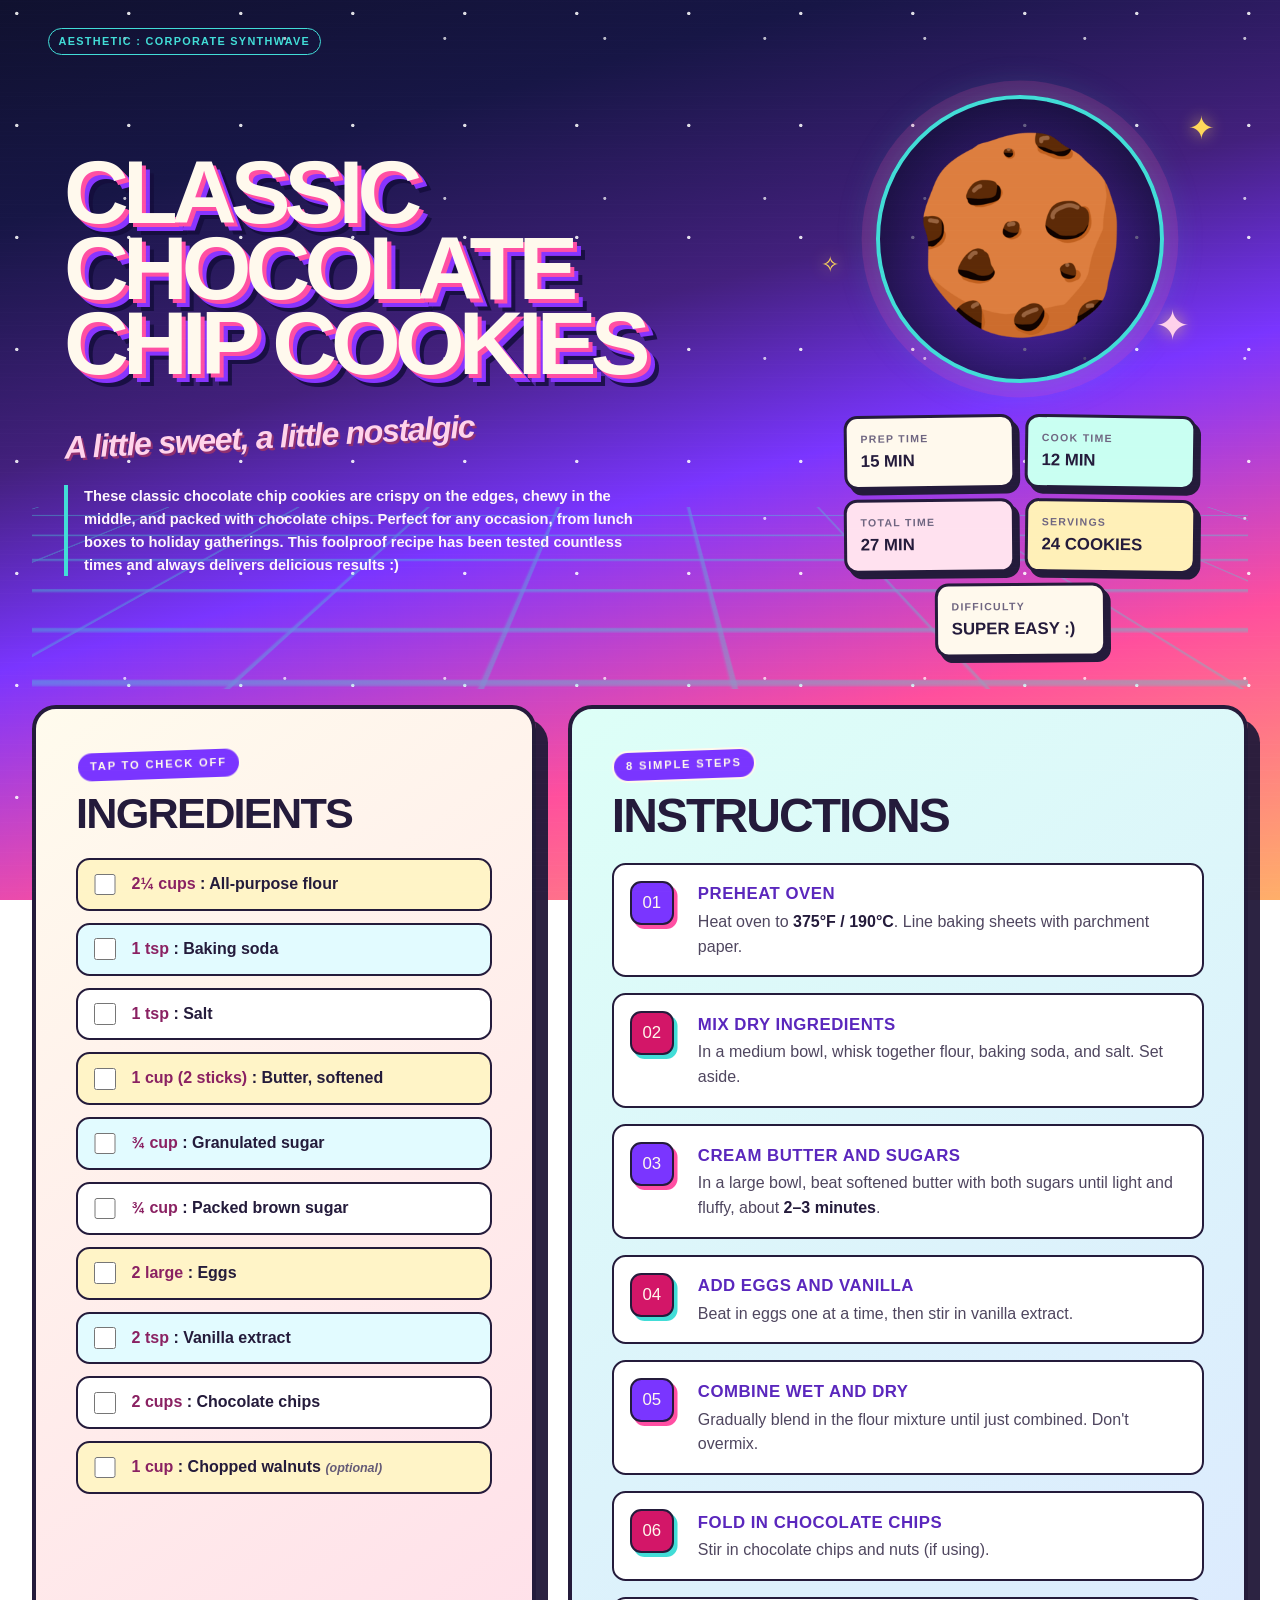
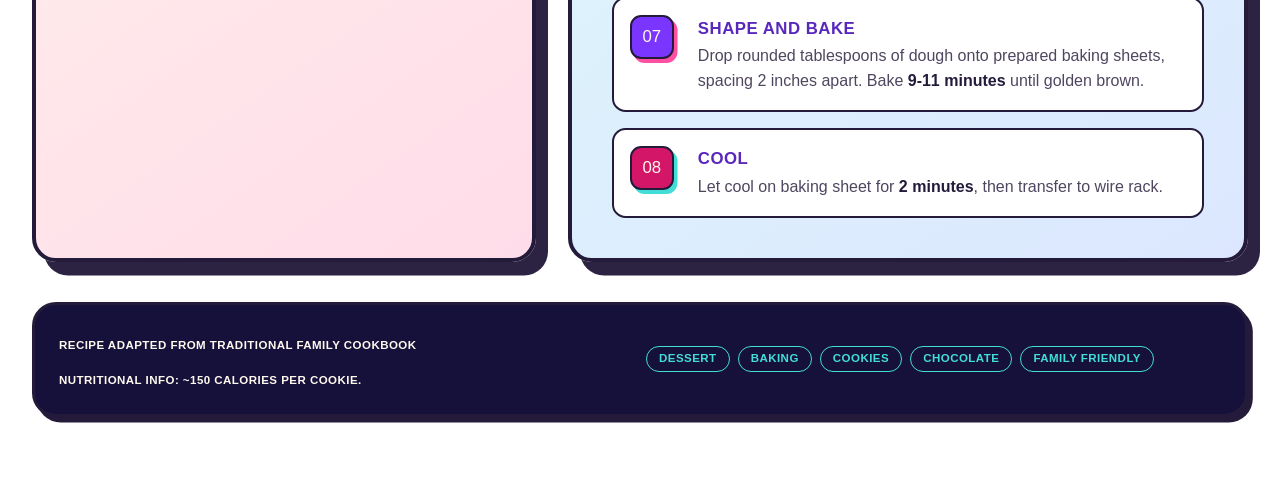
<file: project_1/index.html>
<!DOCTYPE html>
<html lang="en">
<head>
    <meta charset="UTF-8">
    <meta name="viewport" content="width=device-width, initial-scale=1.0">
    <title>Chocolate Chip Cookies</title>
    <link rel="stylesheet" href="style.css">
</head>
<body>
    <main class="recipe-container">
        <!-- Recipe Header Section -->
        <header class="recipe-header">
            <div class="brand-bar">
                <a class="aesthetic-link" href="https://cari.institute/aesthetics/corporate-synthwave" target="_blank" rel="noopener noreferrer">Aesthetic : Corporate Synthwave</a>
            </div>
            <div class="hero-copy">
                <h1 class="recipe-title">Classic Chocolate Chip Cookies</h1>
                <p class="title-accent">A little sweet, a little nostalgic</p>
                <p class="hero-description">These classic chocolate chip cookies are crispy on the edges, chewy in the middle, and packed with chocolate chips. Perfect for any occasion, from lunch boxes to holiday gatherings. This foolproof recipe has been tested countless times and always delivers delicious results :) </p>
            </div>
            <div class="hero-side">
                <figure class="recipe-visual">
                    <div class="cookie-frame">
                        <img class="cookie-image" src="cookie.png" alt="A stylized chocolate chip cookie illustration">
                    </div>
                    <span class="spark spark-one" aria-hidden="true">✦</span>
                    <span class="spark spark-two" aria-hidden="true">✧</span>
                    <span class="spark spark-three" aria-hidden="true">✦</span>
                    </figure>

                <!-- Recipe Information -->
                <section class="recipe-meta">
                    <div class="meta-item"><span>Prep Time</span><strong>15 min</strong></div>
                    <div class="meta-item"><span>Cook Time</span><strong>12 min</strong></div>
                    <div class="meta-item"><span>Total Time</span><strong>27 min</strong></div>
                    <div class="meta-item"><span>Servings</span><strong>24 cookies</strong></div>
                    <div class="meta-item"><span>Difficulty</span><strong>Super easy :)</strong></div>
                </section>
            </div>
        </header>

        <!-- Ingredients Section -->
        <section class="ingredients-section">
            <div class="section-heading"><p>Tap to check off</p><h2>Ingredients</h2></div>
            <ul class="ingredients-list">
                <li><label><input type="checkbox"><span><strong>2¼ cups</strong> : All-purpose flour</span></label></li>
                <li><label><input type="checkbox"><span><strong>1 tsp</strong> : Baking soda</span></label></li>
                <li><label><input type="checkbox"><span><strong>1 tsp</strong> : Salt</span></label></li>
                <li><label><input type="checkbox"><span><strong>1 cup (2 sticks)</strong> : Butter, softened</span></label></li>
                <li><label><input type="checkbox"><span><strong>¾ cup</strong> : Granulated sugar</span></label></li>
                <li><label><input type="checkbox"><span><strong>¾ cup</strong> : Packed brown sugar</span></label></li>
                <li><label><input type="checkbox"><span><strong>2 large</strong> : Eggs</span></label></li>
                <li><label><input type="checkbox"><span><strong>2 tsp</strong> : Vanilla extract</span></label></li>
                <li><label><input type="checkbox"><span><strong>2 cups</strong> : Chocolate chips</span></label></li>
                <li><label><input type="checkbox"><span><strong>1 cup</strong> : Chopped walnuts <em>(optional)</em></span></label></li>
            </ul>
        </section>

        <!-- Instructions Section -->
        <section class="instructions-section">
            <div class="section-heading"><p>8 simple steps</p><h2>Instructions</h2></div>
            <ol class="instructions-list">
                <li class="instruction-step"><div><strong>Preheat Oven</strong><p>Heat oven to <b>375°F / 190°C</b>. Line baking sheets with parchment paper.</p></div></li>
                <li class="instruction-step"><div><strong>Mix dry ingredients</strong><p>In a medium bowl, whisk together flour, baking soda, and salt. Set aside.</p></div></li>
                <li class="instruction-step"><div><strong>Cream butter and sugars</strong><p>In a large bowl, beat softened butter with both sugars until light and fluffy, about <b>2–3 minutes</b>.</p></div></li>
                <li class="instruction-step"><div><strong>Add eggs and vanilla</strong><p>Beat in eggs one at a time, then stir in vanilla extract.</p></div></li>
                <li class="instruction-step"><div><strong>Combine wet and dry</strong><p>Gradually blend in the flour mixture until just combined. Don't overmix.</p></div></li>
                <li class="instruction-step"><div><strong>Fold in chocolate chips</strong><p>Stir in chocolate chips and nuts (if using).</p></div></li>
                <li class="instruction-step"><div><strong>Shape and bake</strong><p>Drop rounded tablespoons of dough onto prepared baking sheets, spacing 2 inches apart. Bake <b>9-11 minutes</b> until golden brown.</p></div></li>
                <li class="instruction-step"><div><strong>Cool</strong><p>Let cool on baking sheet for <b>2 minutes</b>, then transfer to wire rack.</p></div></li>
            </ol>
        </section>

        <!-- Recipe Footer -->
        <footer class="recipe-footer">
            <p>Recipe adapted from traditional family cookbook<br><br>Nutritional info: ~150 calories per cookie.</p>
            <ul aria-label="Recipe tags"><li>Dessert</li><li>Baking</li><li>Cookies</li><li>Chocolate</li><li>Family friendly</li></ul>
        </footer>
    </main>
</body>
</html>
</file>
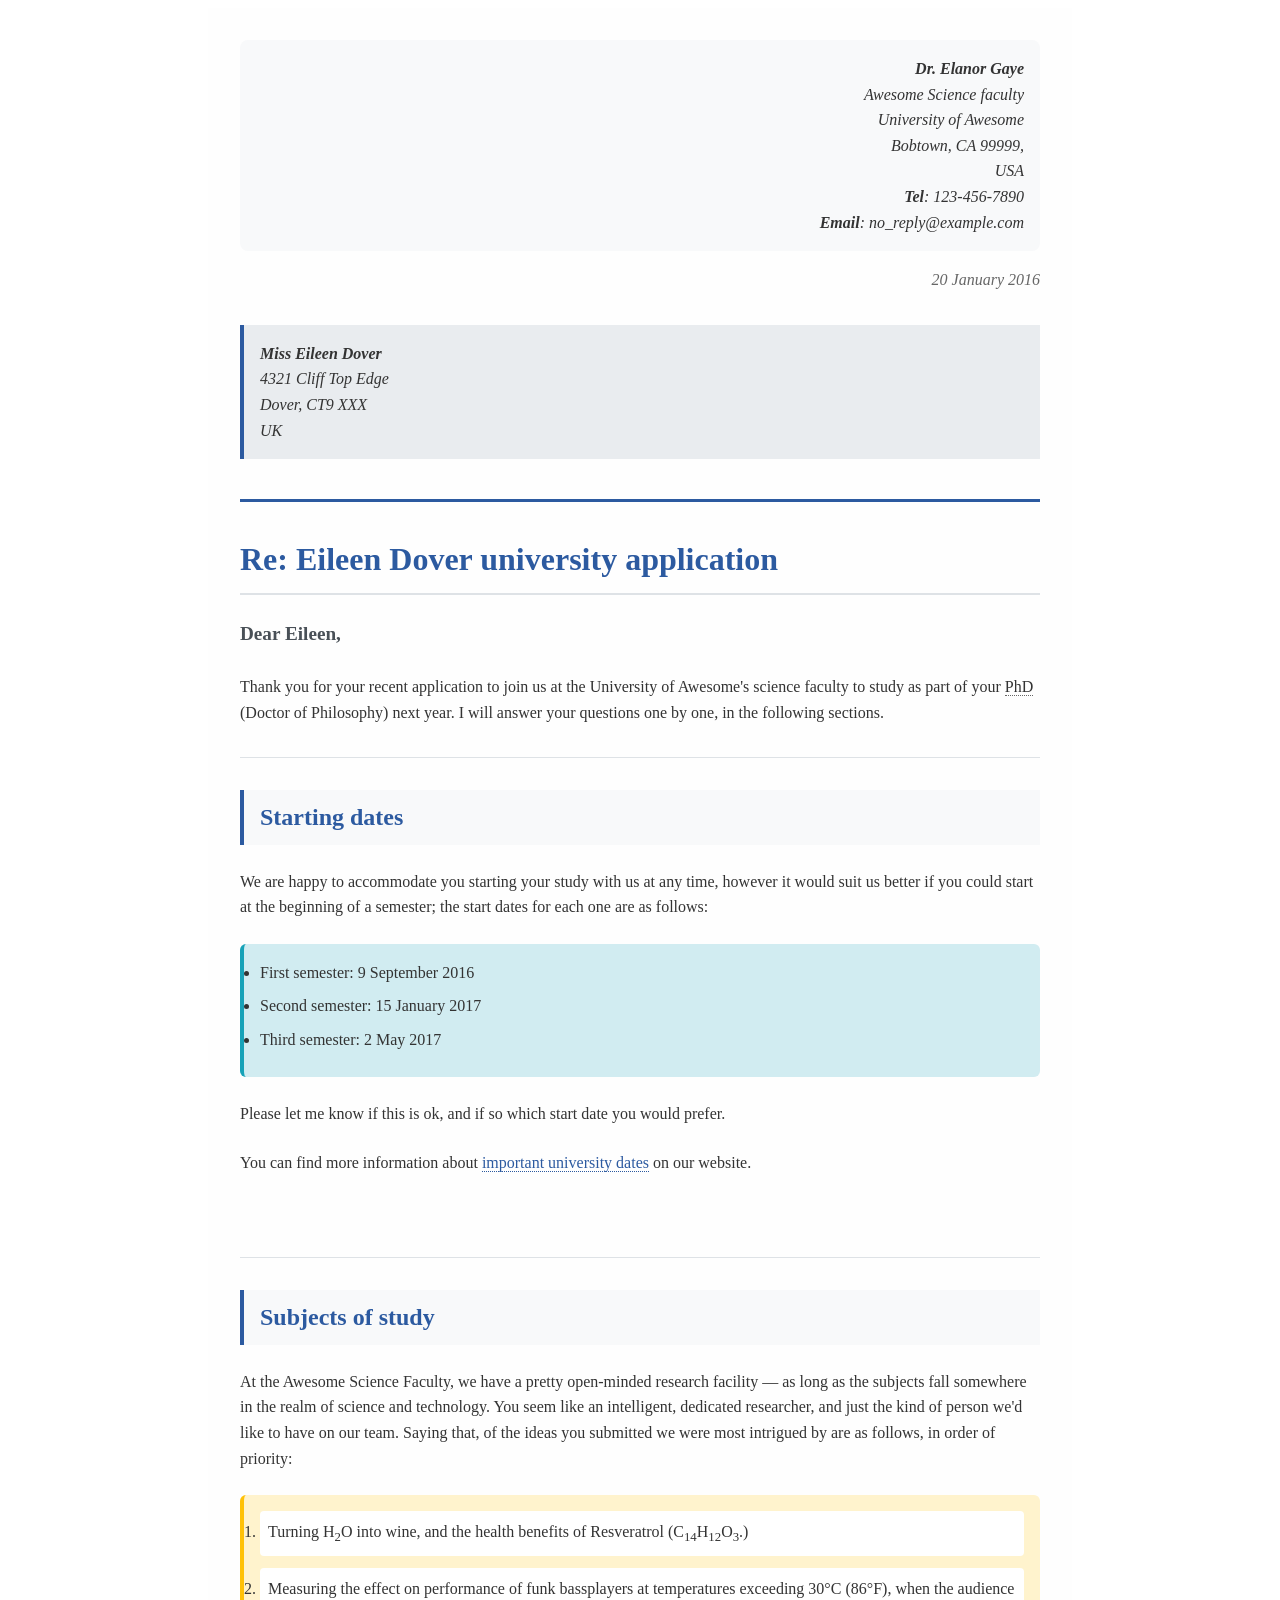
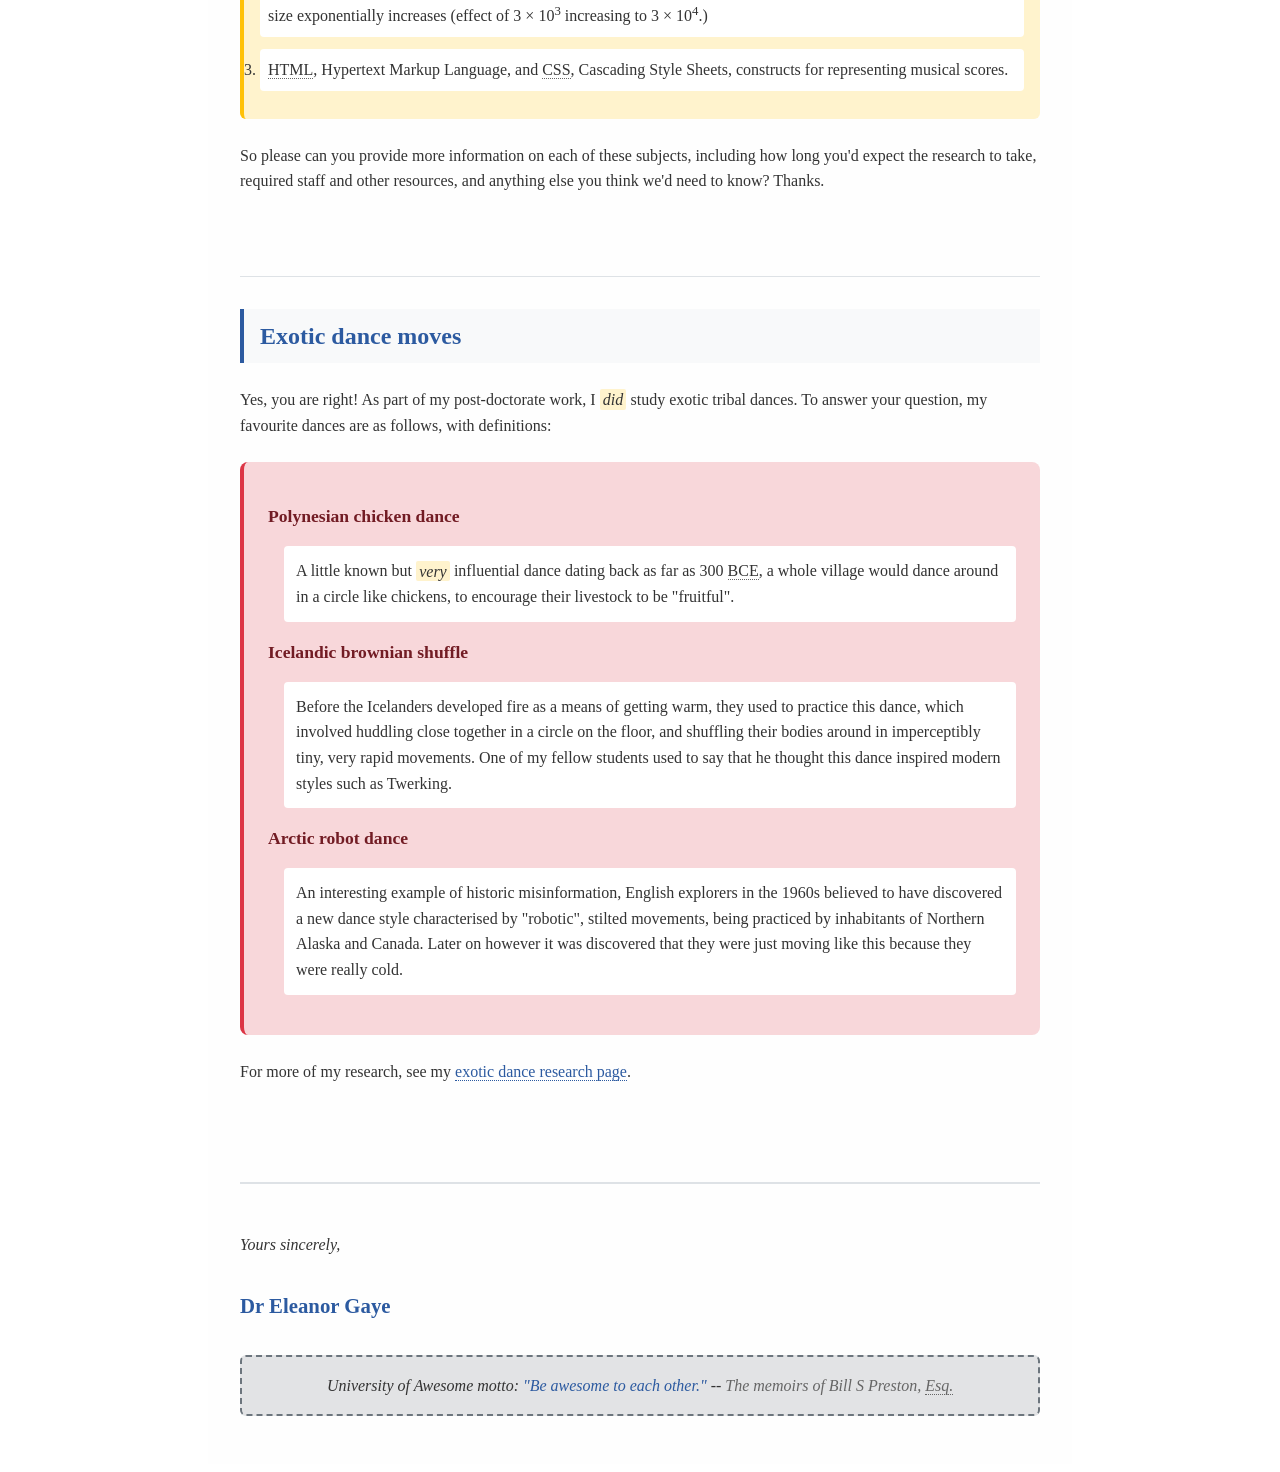
<file: tutorial_1/index.html>
<!DOCTYPE html>
<html lang="USA">
    <head>
        <title>Tutorial 1</title>
        <link rel="stylesheet" href="tutorial_1_letter_styles.css">
    </head>
    <body>
        <div class="letter-document">
            <address class="sender-info">
                <strong>Dr. Elanor Gaye</strong> <br>
                Awesome Science faculty <br>
                University of Awesome <br>
                Bobtown, CA 99999, <br>
                USA <br>
                <strong>Tel</strong>: 123-456-7890<br>
                <strong>Email</strong>: no_reply@example.com
            </address>

            <p class="letter-date">20 January 2016</p>

            <address class="recipient-info">
                <strong>Miss Eileen Dover</strong> <br>
                4321 Cliff Top Edge <br>
                Dover, CT9 XXX <br>
                UK <br>
            </address>

            <div class="letter-header"></div>   <!-- Blue line in between -->
            
            <h1 class="letter-subject">Re: Eileen Dover university application</h1>

            <p class="letter-greeting">Dear Eileen, </p>
            <p class="letter-paragraph">Thank you for your recent application to join us at the University of Awesome's science faculty to study as part of your <a class="abbreviation">PhD</a> (Doctor of Philosophy) next year. 
                I will answer your questions one by one, in the following sections.</p>
            
            <div class="content-section"></div> <!-- Grey line in between -->
            
            <h2 class="section-heading">Starting dates</h2>

            <p class="letter-paragraph">We are happy to accommodate you starting your study with us at any time, however it would suit us better if you could start at the beginning of a semester; 
                the start dates for each one are as follows:</p>

            <ul class="semester-dates li">
                <li>First semester: 9 September 2016</li>
                <li>Second semester: 15 January 2017</li>
                <li>Third semester: 2 May 2017</li>
            </ul>

            <p class="letter-paragraph">Please let me know if this is ok, and if so which start date you would prefer.</p>

            <p class="letter-paragraph">You can find more information about <a class="letter-link">important university dates</a> on our website.</p> <br>

            <div class="content-section"></div>

            <h2 class="section-heading">Subjects of study</h2>

            <p class="letter-paragraph">At the Awesome Science Faculty, we have a pretty open-minded research facility — as long as the subjects fall somewhere in the realm of science and technology. 
                You seem like an intelligent, dedicated researcher, and just the kind of person we'd like to have on our team. Saying that, of the ideas you submitted we were most intrigued by are as follows, in order of priority:</p>
            
            <ol class="priority-list li">
    
                <li>Turning H<sub class="subscript">2</sub>O into wine, and the health benefits of Resveratrol (C<sub class="subscript">14</sub>H<sub class="subscript">12</sub>O<sub class="subscript">3</sub>.)</li>
                <li>Measuring the effect on performance of funk bassplayers at temperatures exceeding 30°C (86°F), when the audience size exponentially increases (effect of 3 × 10<sup class="superscript">3</sup> increasing to 3 × 10<sup class="superscript">4</sup>.)</li>
                <li><a class="abbreviation">HTML</a>, Hypertext Markup Language, and <a class="abbreviation">CSS</a>, Cascading Style Sheets, constructs for representing musical scores.</li>
            </ol>

            <p class="letter-paragraph">So please can you provide more information on each of these subjects, including how long you'd expect the research to take, required staff and other resources, and anything else you think we'd need to know? Thanks.</p><br>

            <div class="content-section"></div>

            <h2 class="section-heading">Exotic dance moves</h2>

            <p class="letter-paragraph">Yes, you are right! As part of my post-doctorate work, I <em class="emphasis">did</em> study exotic tribal dances. To answer your question, my favourite dances are as follows, with definitions:</p>

            <ul style="list-style-type: none;" class="dance-definitions">
                <li class="dance-term">Polynesian chicken dance</li>
                <p class="dance-definition">A little known but <em class="emphasis">very</em> influential dance dating back as far as 300 <a class="abbreviation">BCE</a>, a whole village would dance around in a circle like chickens, to encourage their livestock to be "fruitful".</p>
                <li class="dance-term">Icelandic brownian shuffle</li>
                <p class="dance-definition">Before the Icelanders developed fire as a means of getting warm, they used to practice this dance, which involved huddling close together in a circle on the floor, and shuffling their bodies around in imperceptibly tiny, very rapid movements. One of my fellow students used to say that he thought this dance inspired modern styles such as Twerking.</p>
                <li class="dance-term">Arctic robot dance</li>
                <p class="dance-definition">An interesting example of historic misinformation, English explorers in the 1960s believed to have discovered a new dance style characterised by "robotic", stilted movements, being practiced by inhabitants of Northern Alaska and Canada. Later on however it was discovered that they were just moving like this because they were really cold.</p>
            </ul>

            <p class="letter-paragraph">For more of my research, see my <a class="letter-link">exotic dance research page</a>.</p><br>

            <div class="letter-closing"></div>

            <p class="closing-phrase">Yours sincerely,</p>

            <p class="signature">Dr Eleanor Gaye</p>

            <p class="university-motto">University of Awesome motto: <span class="inline-quote">"Be awesome to each other."</span> -- <span class="citation">The memoirs of Bill S Preston, <a class="abbreviation">Esq.</a></span></p>

        </div>
    </body>
</html>
</file>
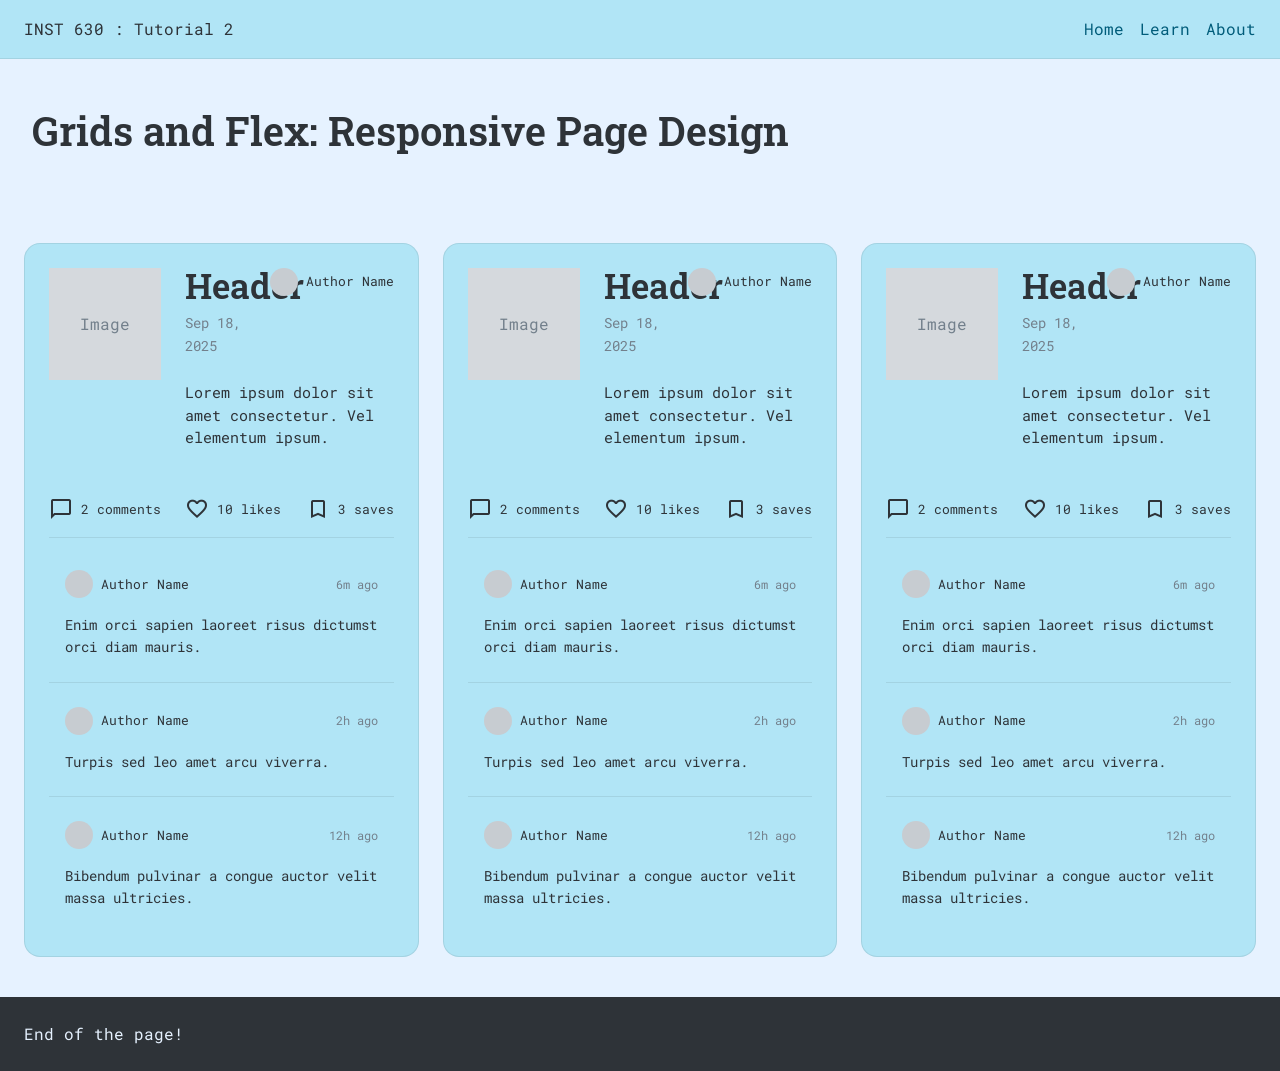
<file: tutorial_2/index.html>
<!DOCTYPE html>
<html lang="en">

<head>
  <meta charset="UTF-8">
  <meta name="viewport" content="width=device-width, initial-scale=1.0">
  <title>Tutorial 2</title>
  <link rel="stylesheet" href="style.css">
  <link rel="stylesheet" href="https://fonts.googleapis.com/css2?family=Material+Symbols+Outlined"/>
</head>

<body class="page-layout">

  <header class="site-header">
    <nav class="header-nav">
      <span class="logo">INST 630 : Tutorial 2</span>
      <ul class="nav-links">
        <li><a href="#">Home</a></li>
        <li><a href="#">Learn</a></li>
        <li><a href="#">About</a></li>
      </ul>
    </nav>
  </header>

  <main class="hero-section">
    <h1>Grids and Flex: Responsive Page Design</h1>
  </main>

  <section class="list-section">

    <!-- First component -->
    <div class="list-item">

      <div class="post-top">

        <div class="image-placeholder">
          <span>Image</span>
        </div>

        <div class="item-content">

          <div class="post-header">

            <div>
              <h2>Header</h2>
              <p class="item-date">Sep 18, 2025</p>
            </div>

            <div class="author">
              <div class="avatar"></div>
              <span>Author Name</span>
            </div>

          </div>

          <p class="item-description"> Lorem ipsum dolor sit amet consectetur. Vel elementum ipsum. </p>

        </div>
      </div>


      <div class="post-actions">

        <div class="action">
          <span class="material-symbols-outlined action-icon">chat_bubble</span>
          <span>2 comments</span>
        </div>

        <div class="action">
          <span class="material-symbols-outlined action-icon">favorite</span>
          <span>10 likes</span>
        </div>

        <div class="action">
          <span class="material-symbols-outlined action-icon">bookmark</span>
          <span>3 saves</span>
        </div>

      </div>


      <div class="comments">

        <div class="comment">

          <div class="comment-header">
            <div class="author">
              <div class="avatar"></div>
              <span>Author Name</span>
            </div>

            <span>6m ago</span>
          </div>

          <p>Enim orci sapien laoreet risus dictumst orci diam mauris.</p>

        </div>


        <div class="comment">

          <div class="comment-header">
            <div class="author">
              <div class="avatar"></div>
              <span>Author Name</span>
            </div>

            <span>2h ago</span>
          </div>

          <p>Turpis sed leo amet arcu viverra.</p>

        </div>


        <div class="comment">

          <div class="comment-header">
            <div class="author">
              <div class="avatar"></div>
              <span>Author Name</span>
            </div>

            <span>12h ago</span>
          </div>

          <p>Bibendum pulvinar a congue auctor velit massa ultricies.</p>

        </div>

      </div>

    </div>
    <!-- First component ends -->

    <!-- Second component -->
    <div class="list-item">

      <div class="post-top">

        <div class="image-placeholder">
          <span>Image</span>
        </div>

        <div class="item-content">

          <div class="post-header">

            <div>
              <h2>Header</h2>
              <p class="item-date">Sep 18, 2025</p>
            </div>

            <div class="author">
              <div class="avatar"></div>
              <span>Author Name</span>
            </div>

          </div>

          <p class="item-description"> Lorem ipsum dolor sit amet consectetur. Vel elementum ipsum. </p>

        </div>
      </div>


      <div class="post-actions">

        <div class="action">
          <span class="material-symbols-outlined action-icon">chat_bubble</span>
          <span>2 comments</span>
        </div>

        <div class="action">
          <span class="material-symbols-outlined action-icon">favorite</span>
          <span>10 likes</span>
        </div>

        <div class="action">
          <span class="material-symbols-outlined action-icon">bookmark</span>
          <span>3 saves</span>
        </div>

      </div>


      <div class="comments">

        <div class="comment">

          <div class="comment-header">
            <div class="author">
              <div class="avatar"></div>
              <span>Author Name</span>
            </div>

            <span>6m ago</span>
          </div>

          <p>Enim orci sapien laoreet risus dictumst orci diam mauris.</p>

        </div>


        <div class="comment">

          <div class="comment-header">
            <div class="author">
              <div class="avatar"></div>
              <span>Author Name</span>
            </div>

            <span>2h ago</span>
          </div>

          <p>Turpis sed leo amet arcu viverra.</p>

        </div>


        <div class="comment">

          <div class="comment-header">
            <div class="author">
              <div class="avatar"></div>
              <span>Author Name</span>
            </div>

            <span>12h ago</span>
          </div>

          <p>Bibendum pulvinar a congue auctor velit massa ultricies.</p>

        </div>

      </div>

    </div>
    <!-- Second component ends -->

    <!-- Third component -->
    <div class="list-item">

      <div class="post-top">

        <div class="image-placeholder">
          <span>Image</span>
        </div>

        <div class="item-content">

          <div class="post-header">

            <div>
              <h2>Header</h2>
              <p class="item-date">Sep 18, 2025</p>
            </div>

            <div class="author">
              <div class="avatar"></div>
              <span>Author Name</span>
            </div>

          </div>

          <p class="item-description"> Lorem ipsum dolor sit amet consectetur. Vel elementum ipsum. </p>

        </div>
      </div>


      <div class="post-actions">

        <div class="action">
          <span class="material-symbols-outlined action-icon">chat_bubble</span>
          <span>2 comments</span>
        </div>

        <div class="action">
          <span class="material-symbols-outlined action-icon">favorite</span>
          <span>10 likes</span>
        </div>

        <div class="action">
          <span class="material-symbols-outlined action-icon">bookmark</span>
          <span>3 saves</span>
        </div>

      </div>


      <div class="comments">

        <div class="comment">

          <div class="comment-header">
            <div class="author">
              <div class="avatar"></div>
              <span>Author Name</span>
            </div>

            <span>6m ago</span>
          </div>

          <p>Enim orci sapien laoreet risus dictumst orci diam mauris.</p>

        </div>


        <div class="comment">

          <div class="comment-header">
            <div class="author">
              <div class="avatar"></div>
              <span>Author Name</span>
            </div>

            <span>2h ago</span>
          </div>

          <p>Turpis sed leo amet arcu viverra.</p>

        </div>


        <div class="comment">

          <div class="comment-header">
            <div class="author">
              <div class="avatar"></div>
              <span>Author Name</span>
            </div>

            <span>12h ago</span>
          </div>

          <p>Bibendum pulvinar a congue auctor velit massa ultricies.</p>

        </div>

      </div>

    </div>
    <!-- Third component ends -->

  </section>

  <footer class="site-footer">
    <div class="footer-inner">
      <p>End of the page!</p>
    </div>
  </footer>

</body>

</html>
</file>
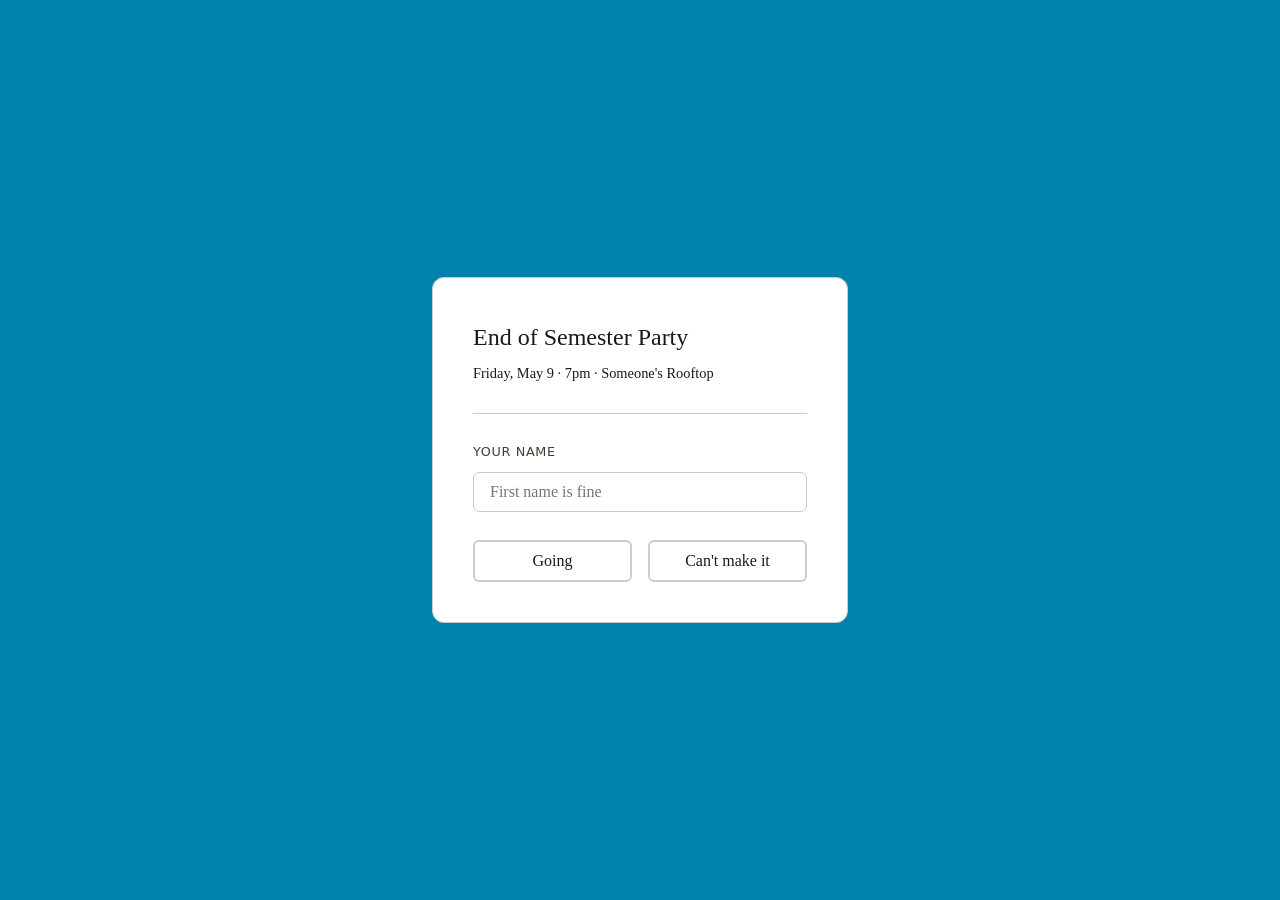
<file: tutorial_4/index.html>
<!DOCTYPE html>
<html lang="en">
<head>
  <meta charset="UTF-8">
  <meta name="viewport" content="width=device-width, initial-scale=1.0">
  <title>Tutorial 4: JavaScript Fundamentals</title>
  <link rel="stylesheet" href="style.css">
</head>
<body>

  <div class="page">

    <!-- ── left: the RSVP card ──────────────────────────────── -->
    <div class="card" id="rsvp-card">

      <div class="event-header">
        <h1 class="event-title">End of Semester Party</h1>
        <p class="event-meta">Friday, May 9 &middot; 7pm &middot; Someone's Rooftop</p>
      </div>

      <!-- string: name -->
      <div class="field">
        <label for="name-input">Your name</label>
        <input type="text" id="name-input" placeholder="First name is fine">
      </div>

      <!-- boolean: going or not -->
      <div class="rsvp-buttons">
        <button class="btn btn-yes" id="btn-yes">Going</button>
        <button class="btn btn-no"  id="btn-no">Can't make it</button>
      </div>

      <!-- number: guest count, hidden until yes -->
      <div class="guest-field hidden" id="guest-field">
        <label for="guest-input">Bringing anyone?</label>
        <input type="number" id="guest-input" value="0" min="0" max="10">
        <!-- 
          Note: type="number" still gives you a STRING from .value
          You have to convert it. We'll see this below.
        -->
      </div>

      <!-- confirmation messages, hidden until a choice is made -->
      <div class="confirmation hidden" id="confirmation"></div>
      <div class="regret     hidden" id="regret"></div>

    </div>

  </div>

  <script src="script.js"></script>
</body>
</html>
</file>
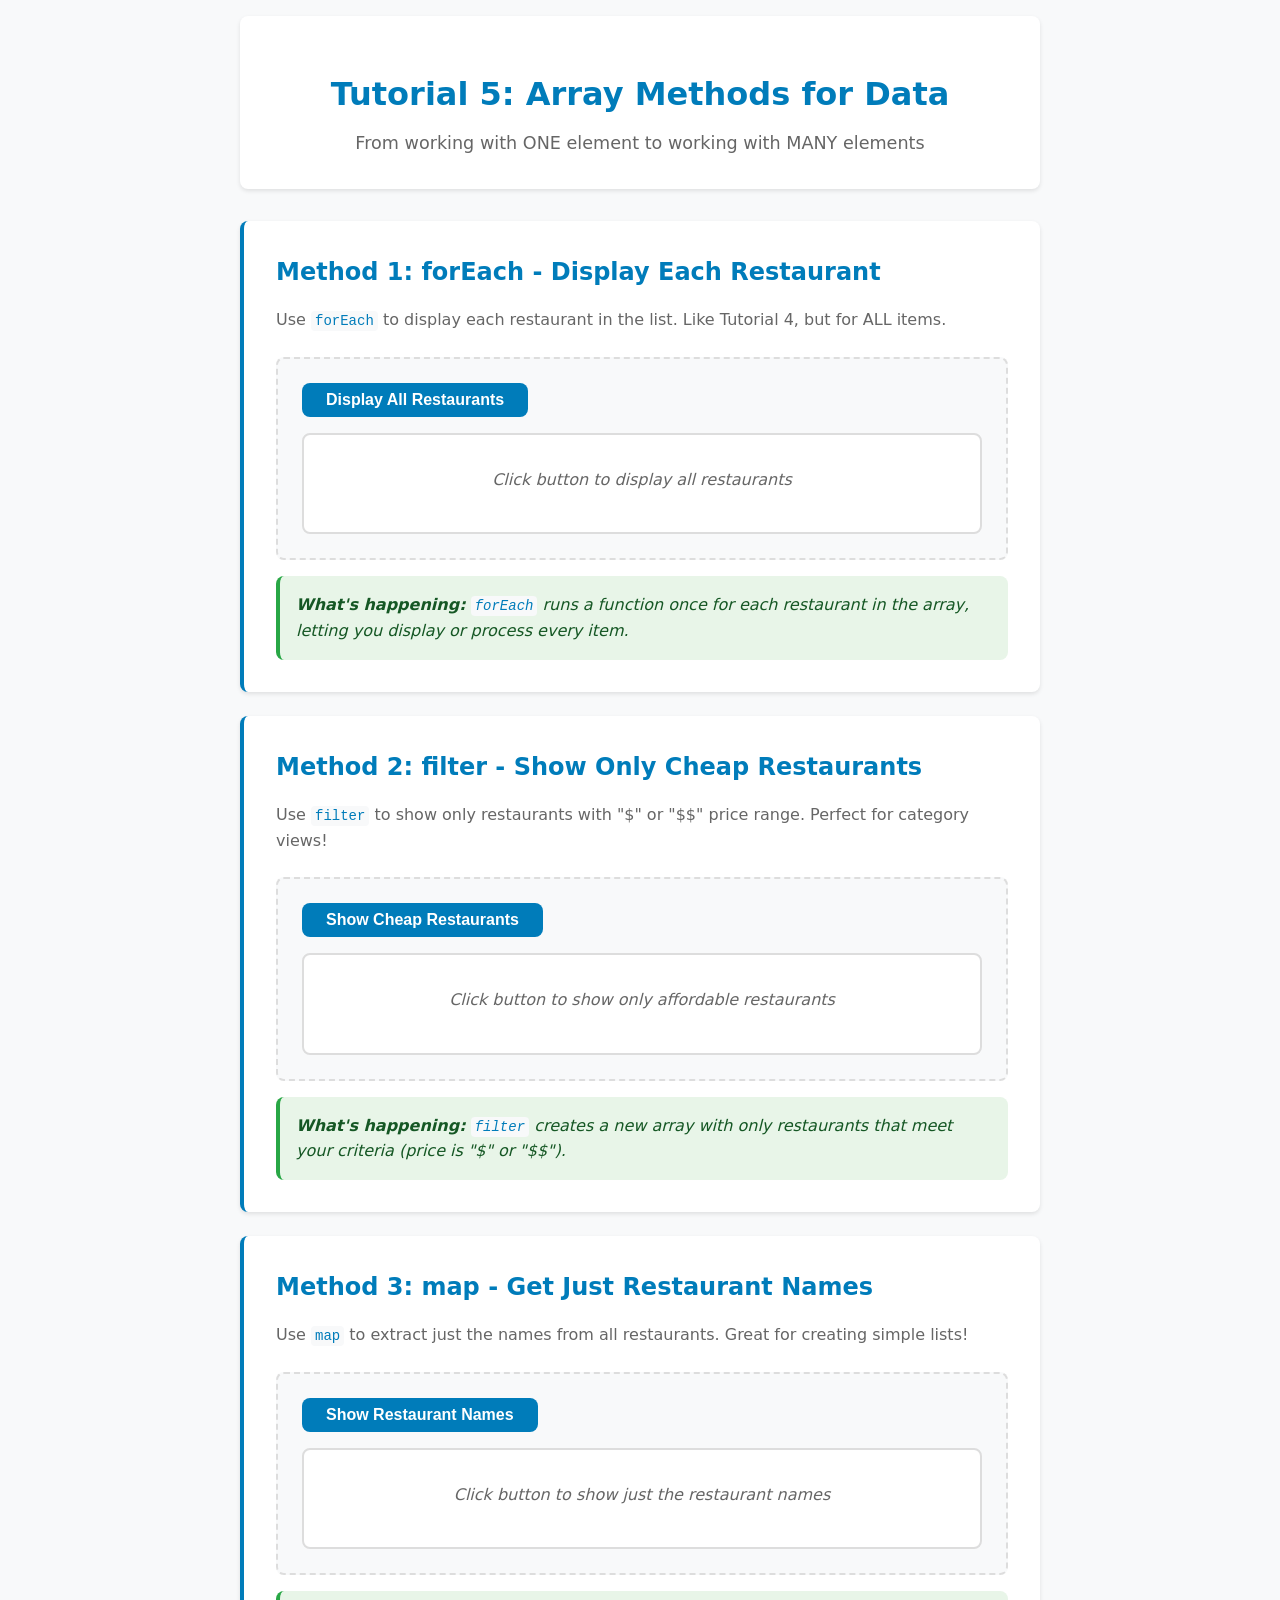
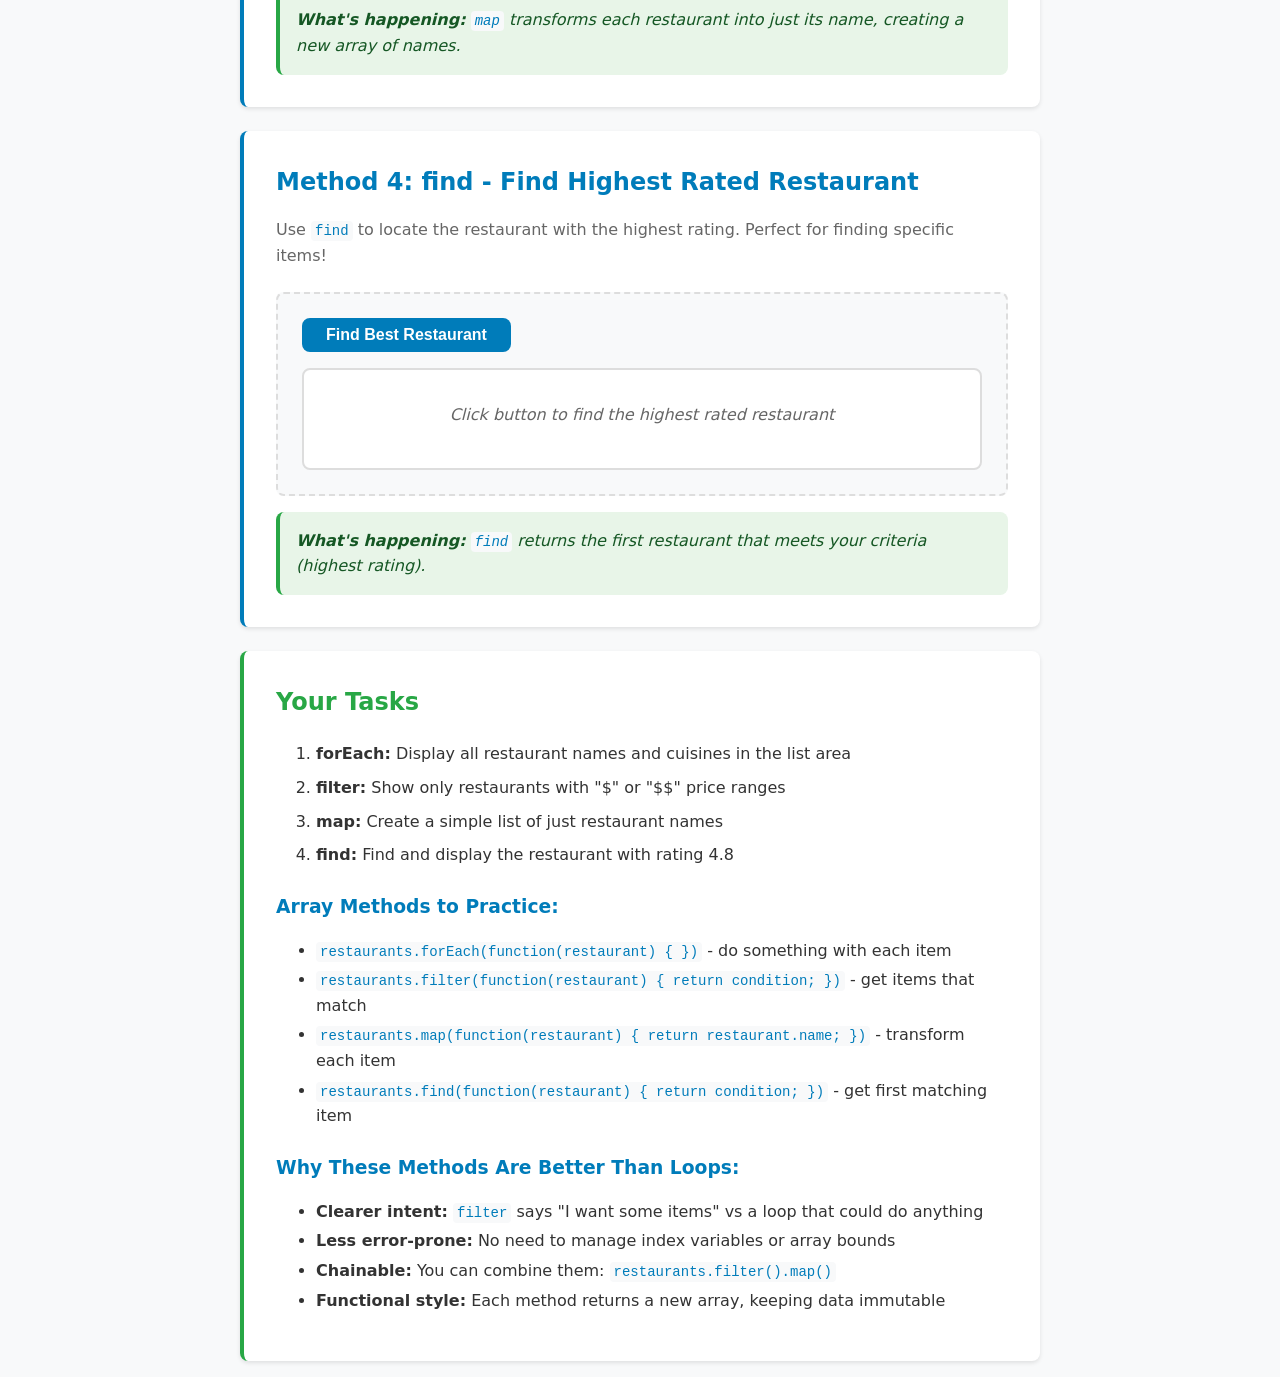
<file: tutorial_5/index.html>
<!DOCTYPE html>
<html lang="en">
<head>
    <meta charset="UTF-8">
    <meta name="viewport" content="width=device-width, initial-scale=1.0">
    <title>Tutorial 5: Array Methods for Data</title>
    <link rel="stylesheet" href="style.css">
</head>
<body>
    <div class="container">
        <header>
            <h1>Tutorial 5: Array Methods for Data</h1>
            <p>From working with ONE element to working with MANY elements</p>
        </header>

        <!-- Method 1: forEach - Do something to each item -->
        <section class="method-section">
            <h2>Method 1: forEach - Display Each Restaurant</h2>
            <p>Use <code>forEach</code> to display each restaurant in the list. Like Tutorial 4, but for ALL items.</p>
            
            <div class="demo-area">
                <button id="display-button" class="method-button">Display All Restaurants</button>
                <div id="restaurant-list" class="result-area">
                    <p class="placeholder">Click button to display all restaurants</p>
                </div>
            </div>
            
            <div class="explanation">
                <p><strong>What's happening:</strong> <code>forEach</code> runs a function once for each restaurant in the array, letting you display or process every item.</p>
            </div>
        </section>

        <!-- Method 2: filter - Show only items that match criteria -->
        <section class="method-section">
            <h2>Method 2: filter - Show Only Cheap Restaurants</h2>
            <p>Use <code>filter</code> to show only restaurants with "$" or "$$" price range. Perfect for category views!</p>
            
            <div class="demo-area">
                <button id="filter-button" class="method-button">Show Cheap Restaurants</button>
                <div id="filtered-list" class="result-area">
                    <p class="placeholder">Click button to show only affordable restaurants</p>
                </div>
            </div>
            
            <div class="explanation">
                <p><strong>What's happening:</strong> <code>filter</code> creates a new array with only restaurants that meet your criteria (price is "$" or "$$").</p>
            </div>
        </section>

        <!-- Method 3: map - Transform data to get specific information -->
        <section class="method-section">
            <h2>Method 3: map - Get Just Restaurant Names</h2>
            <p>Use <code>map</code> to extract just the names from all restaurants. Great for creating simple lists!</p>
            
            <div class="demo-area">
                <button id="map-button" class="method-button">Show Restaurant Names</button>
                <div id="mapped-list" class="result-area">
                    <p class="placeholder">Click button to show just the restaurant names</p>
                </div>
            </div>
            
            <div class="explanation">
                <p><strong>What's happening:</strong> <code>map</code> transforms each restaurant into just its name, creating a new array of names.</p>
            </div>
        </section>

        <!-- Method 4: find - Get one specific item -->
        <section class="method-section">
            <h2>Method 4: find - Find Highest Rated Restaurant</h2>
            <p>Use <code>find</code> to locate the restaurant with the highest rating. Perfect for finding specific items!</p>
            
            <div class="demo-area">
                <button id="find-button" class="method-button">Find Best Restaurant</button>
                <div id="found-item" class="result-area">
                    <p class="placeholder">Click button to find the highest rated restaurant</p>
                </div>
            </div>
            
            <div class="explanation">
                <p><strong>What's happening:</strong> <code>find</code> returns the first restaurant that meets your criteria (highest rating).</p>
            </div>
        </section>

        <!-- Tutorial Instructions -->
        <section class="tutorial-instructions">
            <h2>Your Tasks</h2>
            <ol>
                <li><strong>forEach:</strong> Display all restaurant names and cuisines in the list area</li>
                <li><strong>filter:</strong> Show only restaurants with "$" or "$$" price ranges</li>
                <li><strong>map:</strong> Create a simple list of just restaurant names</li>
                <li><strong>find:</strong> Find and display the restaurant with rating 4.8</li>
            </ol>
            
            <h3>Array Methods to Practice:</h3>
            <ul>
                <li><code>restaurants.forEach(function(restaurant) { })</code> - do something with each item</li>
                <li><code>restaurants.filter(function(restaurant) { return condition; })</code> - get items that match</li>
                <li><code>restaurants.map(function(restaurant) { return restaurant.name; })</code> - transform each item</li>
                <li><code>restaurants.find(function(restaurant) { return condition; })</code> - get first matching item</li>
            </ul>
            
            <h3>Why These Methods Are Better Than Loops:</h3>
            <ul>
                <li><strong>Clearer intent:</strong> <code>filter</code> says "I want some items" vs a loop that could do anything</li>
                <li><strong>Less error-prone:</strong> No need to manage index variables or array bounds</li>
                <li><strong>Chainable:</strong> You can combine them: <code>restaurants.filter().map()</code></li>
                <li><strong>Functional style:</strong> Each method returns a new array, keeping data immutable</li>
            </ul>
        </section>
    </div>

    <script src="script.js" defer></script>
</body>
</html>
</file>
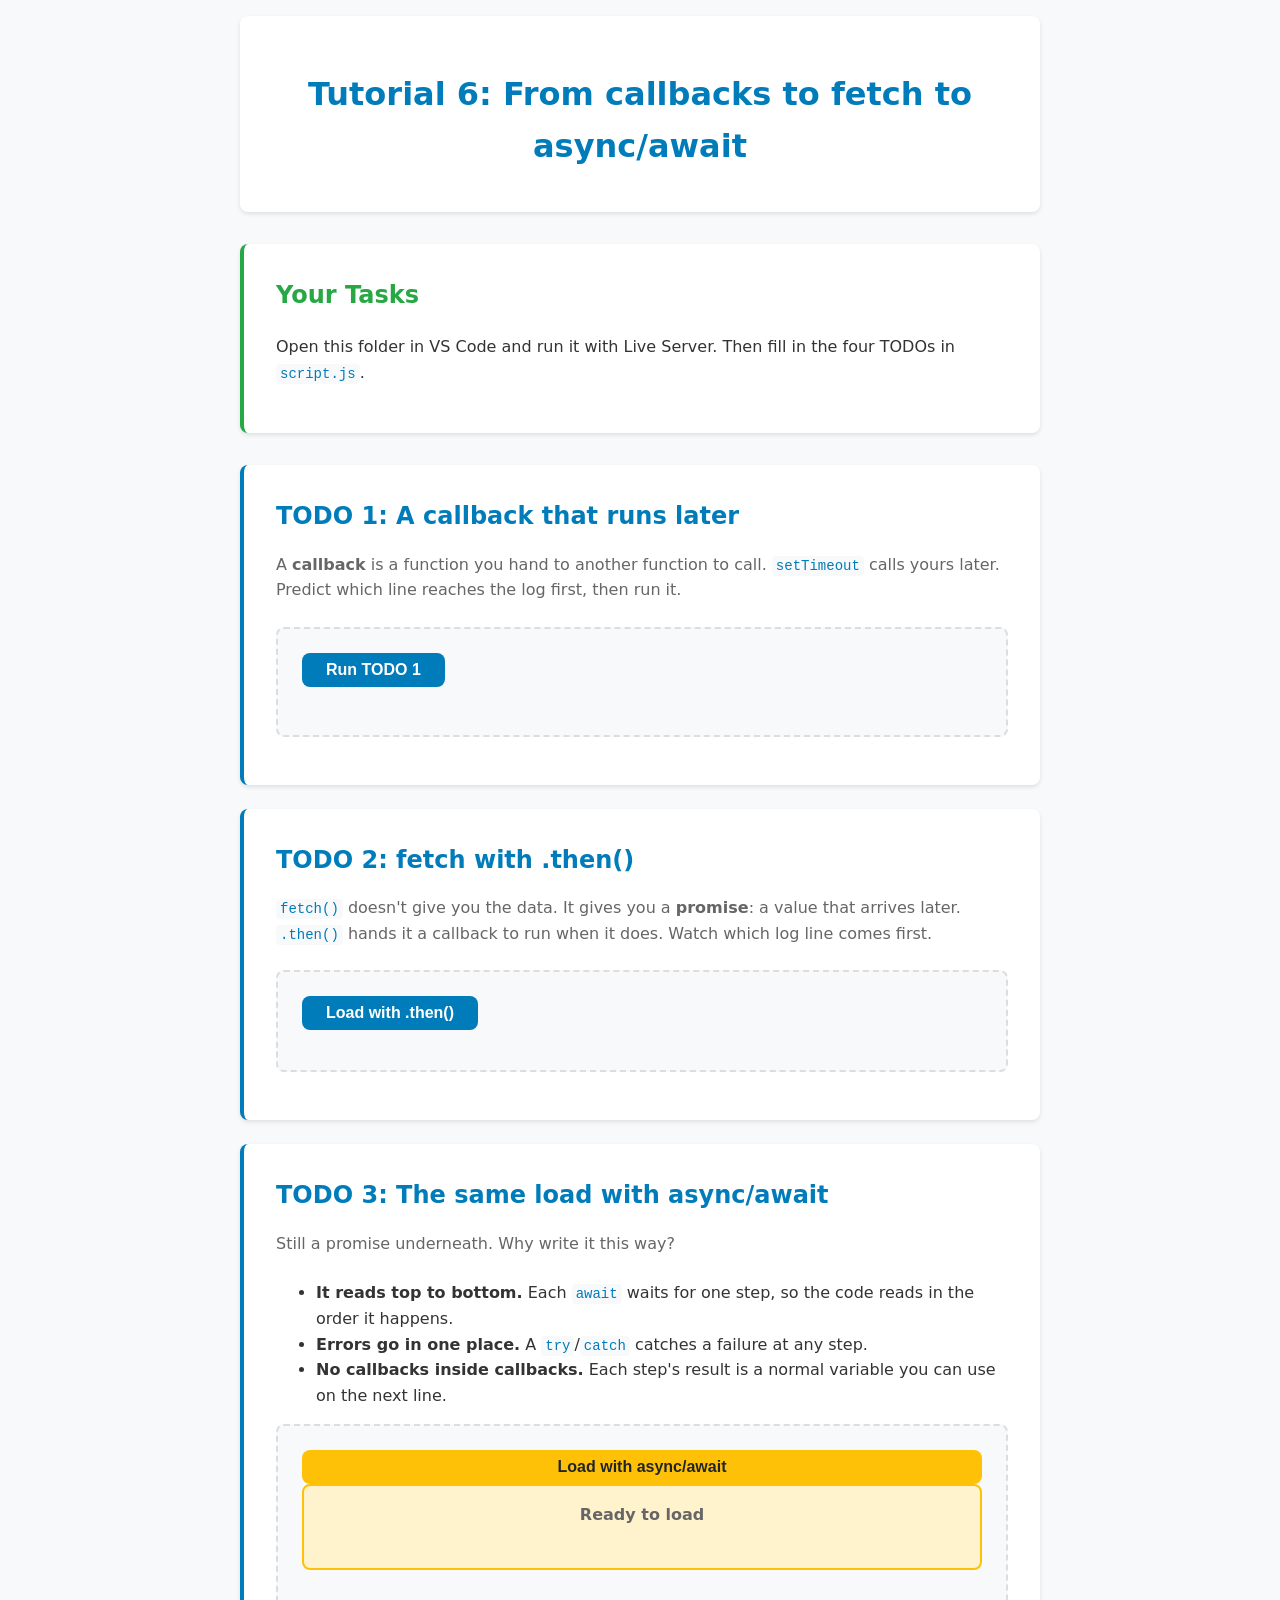
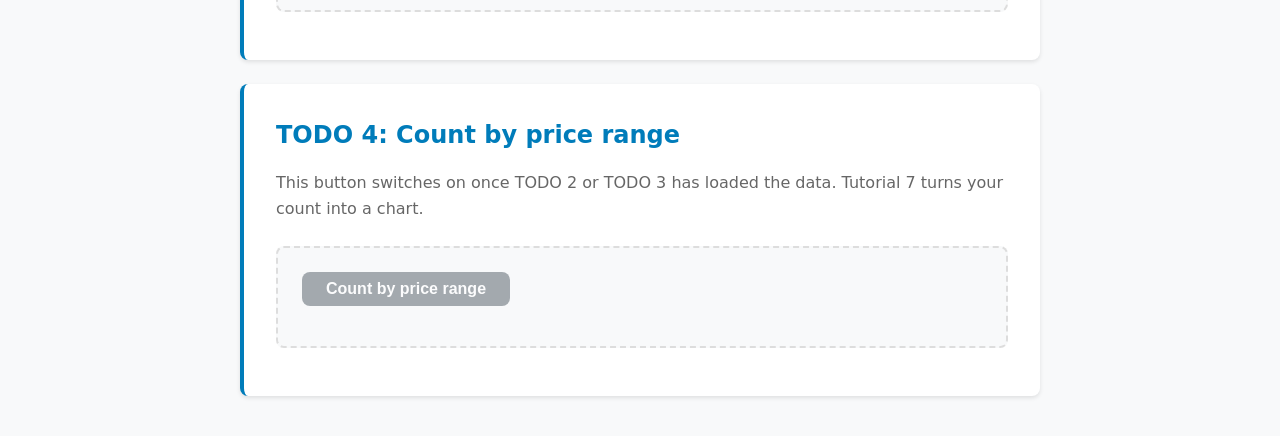
<file: tutorial_6/index.html>
<!DOCTYPE html>
<html lang="en">
<head>
    <meta charset="UTF-8">
    <meta name="viewport" content="width=device-width, initial-scale=1.0">
    <title>Tutorial 6: From callbacks to fetch to async/await</title>
    <link rel="stylesheet" href="style.css">
</head>
<body>
    <div class="container">
        <header>
            <h1>Tutorial 6: From callbacks to fetch to async/await</h1>
        </header>

        <section class="tutorial-instructions">
            <h2>Your Tasks</h2>
            <p>Open this folder in VS Code and run it with Live Server. Then fill in the four TODOs in <code>script.js</code>.</p>
        </section>

        <section class="method-section">
            <h2>TODO 1: A callback that runs later</h2>
            <p>A <strong>callback</strong> is a function you hand to another function to call. <code>setTimeout</code> calls yours later. Predict which line reaches the log first, then run it.</p>
            <div class="demo-area">
                <button id="run-todo-1" class="method-button" type="button">Run TODO 1</button>
                <p id="ready-output" class="big-output"></p>
                <ol id="log-todo-1" class="event-log"></ol>
            </div>
        </section>

        <section class="method-section">
            <h2>TODO 2: fetch with .then()</h2>
            <p><code>fetch()</code> doesn't give you the data. It gives you a <strong>promise</strong>: a value that arrives later. <code>.then()</code> hands it a callback to run when it does. Watch which log line comes first.</p>
            <div class="demo-area">
                <button id="load-then" class="method-button" type="button">Load with .then()</button>
                <ol id="log-then" class="event-log"></ol>
            </div>
        </section>

        <section class="method-section">
            <h2>TODO 3: The same load with async/await</h2>
            <p>Still a promise underneath. Why write it this way?</p>
            <ul>
                <li><strong>It reads top to bottom.</strong> Each <code>await</code> waits for one step, so the code reads in the order it happens.</li>
                <li><strong>Errors go in one place.</strong> A <code>try</code>/<code>catch</code> catches a failure at any step.</li>
                <li><strong>No callbacks inside callbacks.</strong> Each step's result is a normal variable you can use on the next line.</li>
            </ul>
            <div class="demo-area">
                <button id="load-await" class="load-button" type="button">Load with async/await</button>
                <div id="loading-status" class="status-display">
                    <p class="status-message">Ready to load</p>
                </div>
            </div>
        </section>

        <section class="method-section">
            <h2>TODO 4: Count by price range</h2>
            <p>This button switches on once TODO 2 or TODO 3 has loaded the data. Tutorial 7 turns your count into a chart.</p>
            <div class="demo-area">
                <button id="count-by-price" class="method-button" type="button" disabled>Count by price range</button>
                <div id="count-output"></div>
            </div>
        </section>
    </div>
    <script src="script.js"></script>
</body>
</html>
</file>
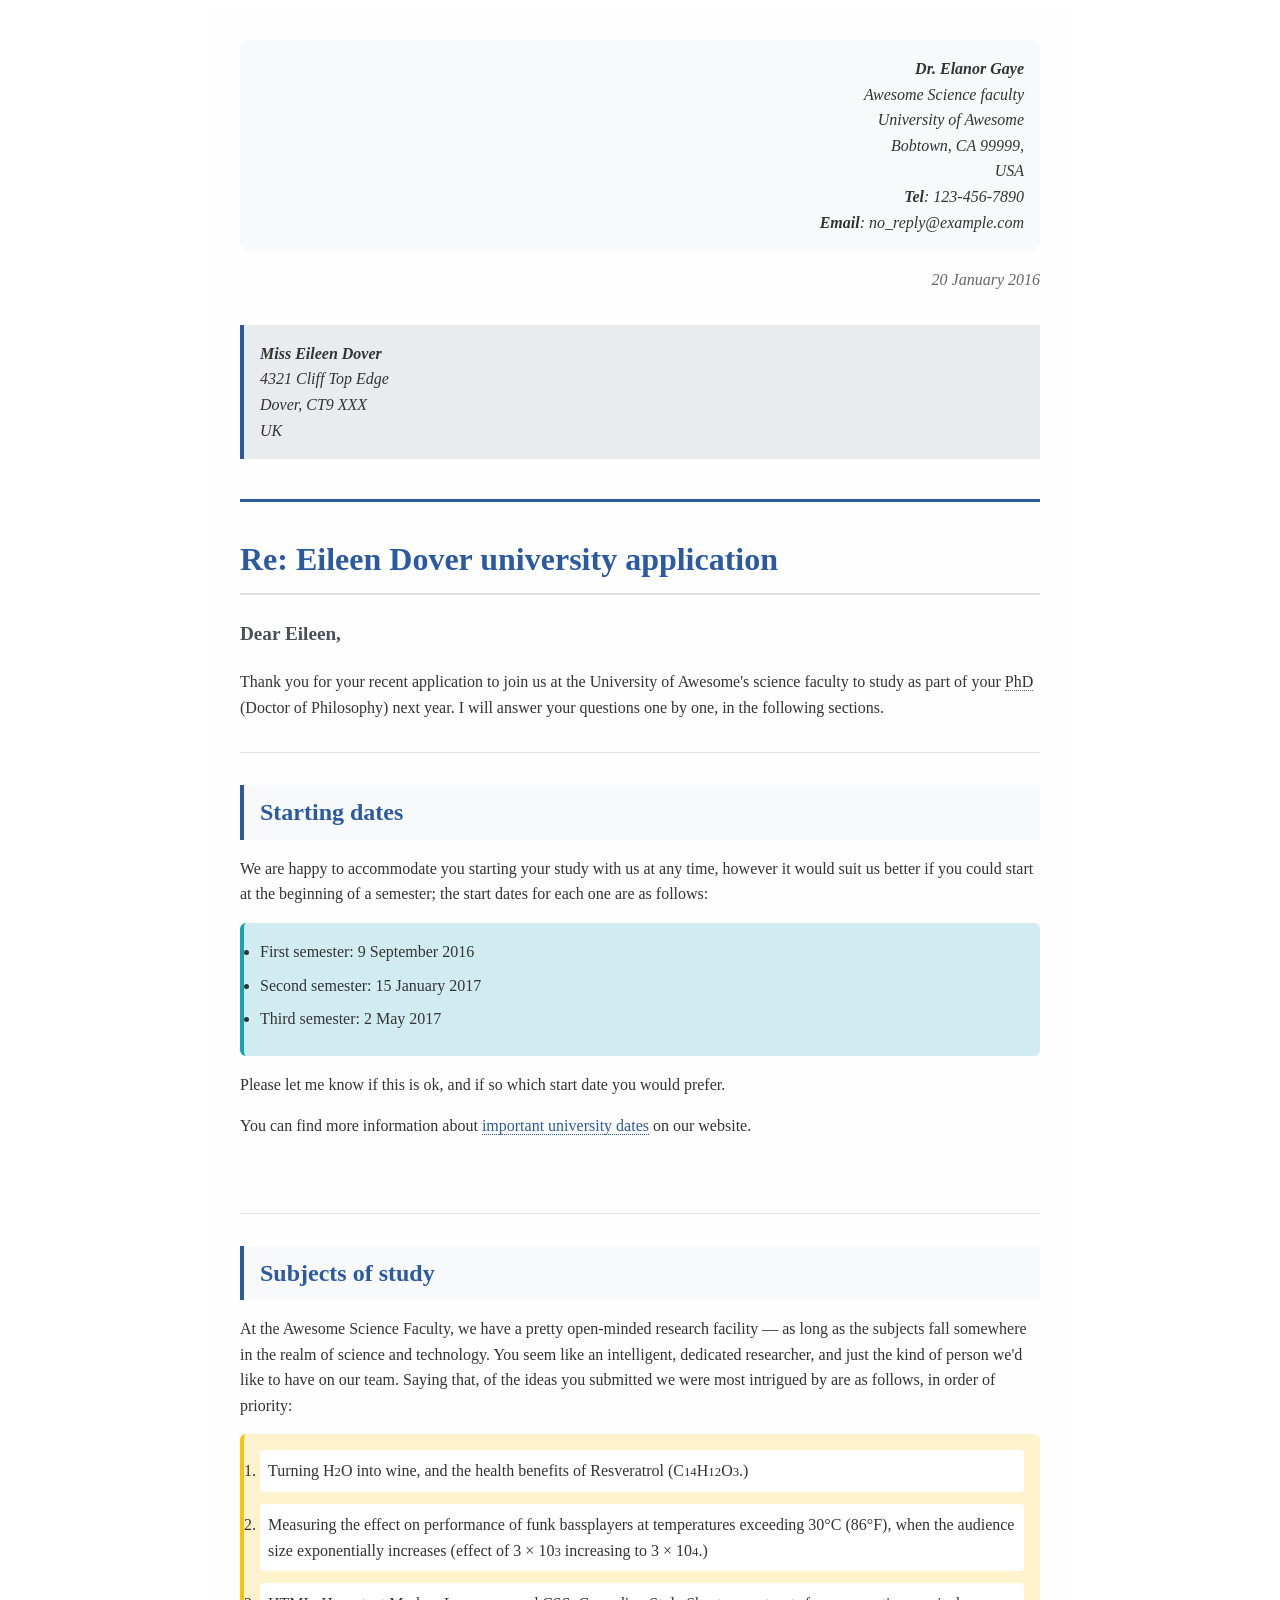
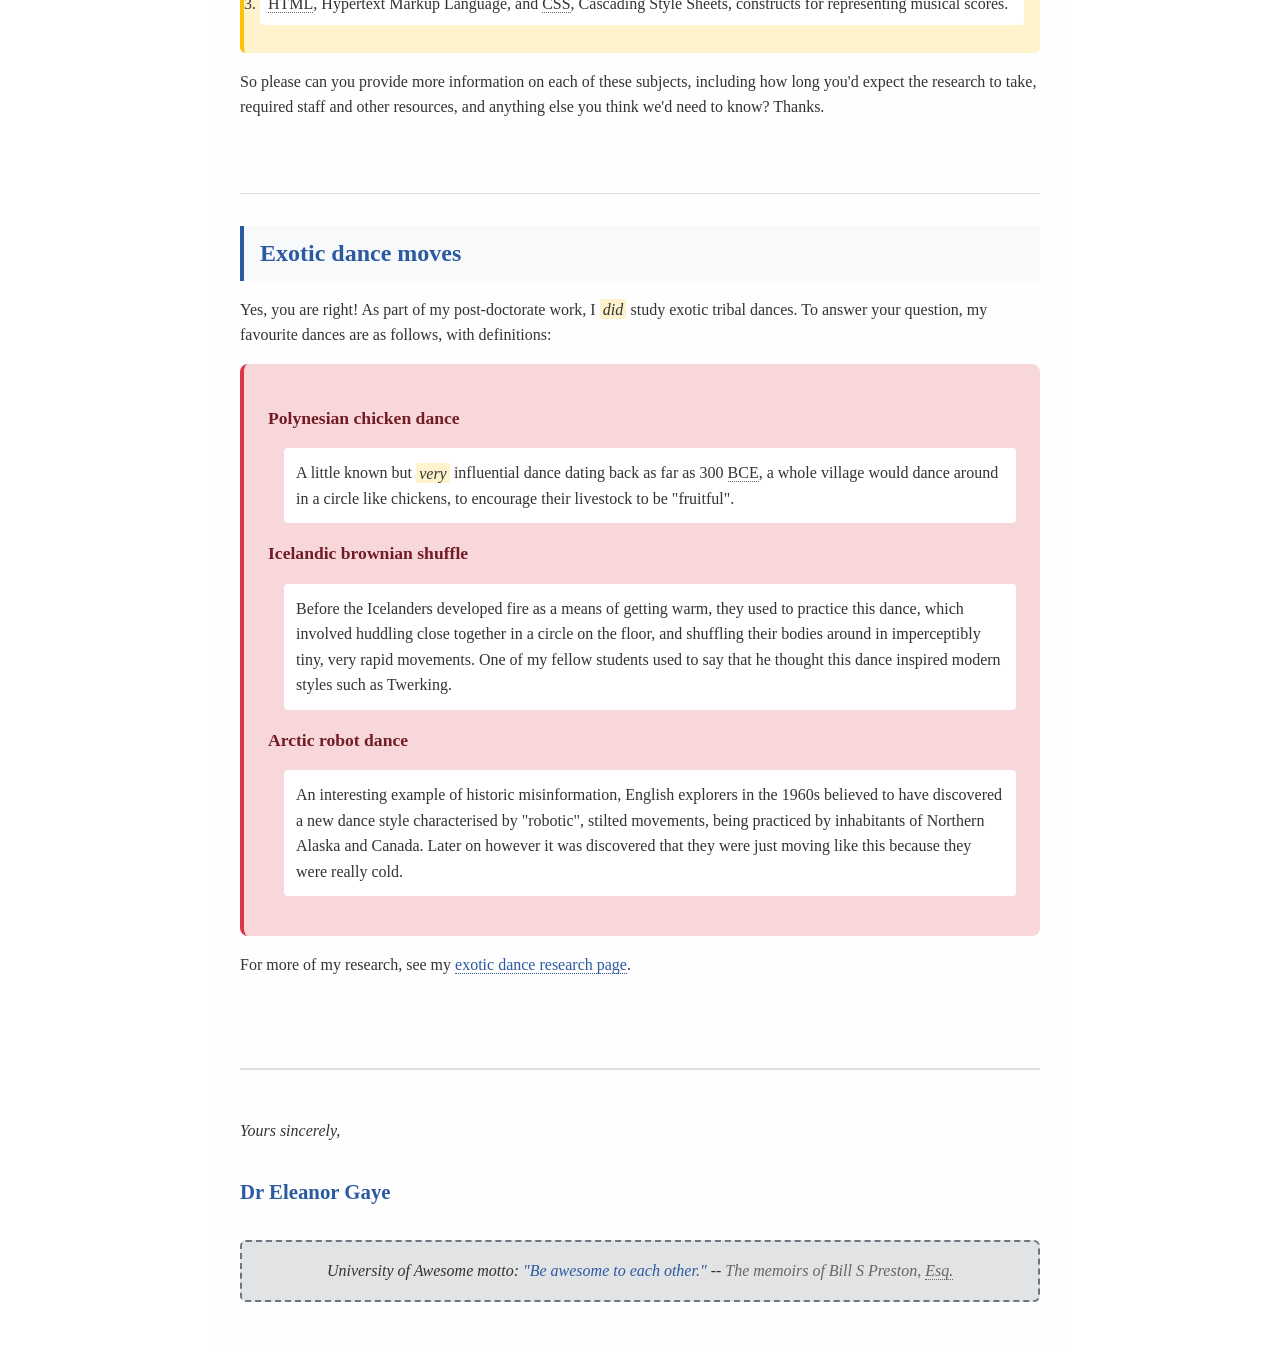
<file: tutorial_1/tutorial_1.html>
<!DOCTYPE html>
<html lang="USA">
    <head>
        <title>Letter</title>
        <link rel="stylesheet" href="tutorial_1_letter_styles.css">
    </head>
    <body>
        <div class="letter-document">
            <address class="sender-info">
                <strong>Dr. Elanor Gaye</strong> <br>
                Awesome Science faculty <br>
                University of Awesome <br>
                Bobtown, CA 99999, <br>
                USA <br>
                <strong>Tel</strong>: 123-456-7890<br>
                <strong>Email</strong>: no_reply@example.com
            </address>

            <p class="letter-date">20 January 2016</p>

            <address class="recipient-info">
                <strong>Miss Eileen Dover</strong> <br>
                4321 Cliff Top Edge <br>
                Dover, CT9 XXX <br>
                UK <br>
            </address>

            <div class="letter-header"></div>   <!-- Blue line in between -->
            
            <h1 class="letter-subject">Re: Eileen Dover university application</h1>

            <p class="letter-greeting">Dear Eileen, </p>
            <p>Thank you for your recent application to join us at the University of Awesome's science faculty to study as part of your <a class="abbreviation">PhD</a> (Doctor of Philosophy) next year. 
                I will answer your questions one by one, in the following sections.</p>
            
            <div class="content-section"></div> <!-- Grey line in between -->
            
            <h2 class="section-heading">Starting dates</h2>

            <p>We are happy to accommodate you starting your study with us at any time, however it would suit us better if you could start at the beginning of a semester; 
                the start dates for each one are as follows:</p>

            <ul class="semester-dates li">
                <li>First semester: 9 September 2016</li>
                <li>Second semester: 15 January 2017</li>
                <li>Third semester: 2 May 2017</li>
            </ul>

            <p>Please let me know if this is ok, and if so which start date you would prefer.</p>

            <p>You can find more information about <a class="letter-link">important university dates</a> on our website.</p> <br>

            <div class="content-section"></div>

            <h2 class="section-heading">Subjects of study</h2>

            <p>At the Awesome Science Faculty, we have a pretty open-minded research facility — as long as the subjects fall somewhere in the realm of science and technology. 
                You seem like an intelligent, dedicated researcher, and just the kind of person we'd like to have on our team. Saying that, of the ideas you submitted we were most intrigued by are as follows, in order of priority:</p>
            
            <ol class="priority-list li">
    
                <li>Turning H<span class="subscript">2</span>O into wine, and the health benefits of Resveratrol (C<span class="subscript">14</span>H<span class="subscript">12</span>O<span class="subscript">3</span>.)</li>
                <li>Measuring the effect on performance of funk bassplayers at temperatures exceeding 30°C (86°F), when the audience size exponentially increases (effect of 3 × 10<span class="superscript">3</span> increasing to 3 × 10<span class="superscript">4</span>.)</li>
                <li><a class="abbreviation">HTML</a>, Hypertext Markup Language, and <a class="abbreviation">CSS</a>, Cascading Style Sheets, constructs for representing musical scores.</li>
            </ol>

            <p>So please can you provide more information on each of these subjects, including how long you'd expect the research to take, required staff and other resources, and anything else you think we'd need to know? Thanks.</p><br>

            <div class="content-section"></div>

            <h2 class="section-heading">Exotic dance moves</h2>

            <p>Yes, you are right! As part of my post-doctorate work, I <em class="emphasis">did</em> study exotic tribal dances. To answer your question, my favourite dances are as follows, with definitions:</p>

            <ul style="list-style-type: none;" class="dance-definitions">
                <li class="dance-term">Polynesian chicken dance</li>
                <p class="dance-definition">A little known but <em class="emphasis">very</em> influential dance dating back as far as 300 <a class="abbreviation">BCE</a>, a whole village would dance around in a circle like chickens, to encourage their livestock to be "fruitful".</p>
                <li class="dance-term">Icelandic brownian shuffle</li>
                <p class="dance-definition">Before the Icelanders developed fire as a means of getting warm, they used to practice this dance, which involved huddling close together in a circle on the floor, and shuffling their bodies around in imperceptibly tiny, very rapid movements. One of my fellow students used to say that he thought this dance inspired modern styles such as Twerking.</p>
                <li class="dance-term">Arctic robot dance</li>
                <p class="dance-definition">An interesting example of historic misinformation, English explorers in the 1960s believed to have discovered a new dance style characterised by "robotic", stilted movements, being practiced by inhabitants of Northern Alaska and Canada. Later on however it was discovered that they were just moving like this because they were really cold.</p>
            </ul>

            <p>For more of my research, see my <a class="letter-link">exotic dance research page</a>.</p><br>

            <div class="letter-closing"></div>

            <p class="closing-phrase">Yours sincerely,</p>

            <p class="signature">Dr Eleanor Gaye</p>

            <p class="university-motto">University of Awesome motto: <span class="inline-quote">"Be awesome to each other."</span> -- <span class="citation">The memoirs of Bill S Preston, <a class="abbreviation">Esq.</a></span></p>

        </div>
    </body>
</html>
</file>
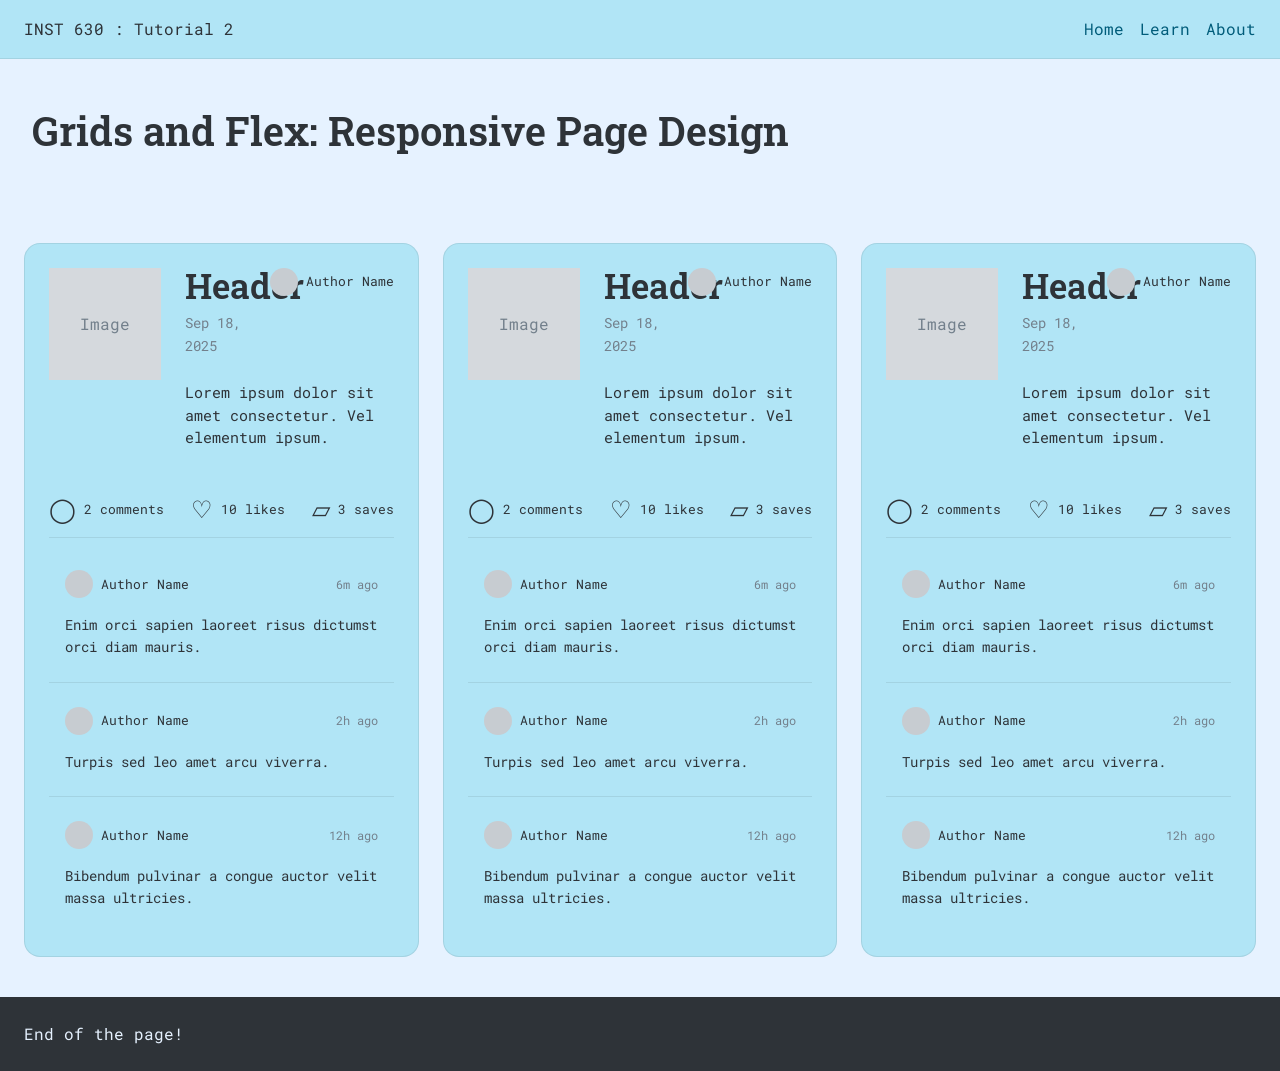
<file: tutorial_2/tutorial_2.html>
<!DOCTYPE html>
<html lang="en">

<head>
  <meta charset="UTF-8">
  <meta name="viewport" content="width=device-width, initial-scale=1.0">
  <title>Tutorial 2</title>
  <link rel="stylesheet" href="style.css">
</head>

<body class="page-layout">

  <header class="site-header">
    <nav class="header-nav">
      <span class="logo">INST 630 : Tutorial 2</span>
      <ul class="nav-links">
        <li><a href="#">Home</a></li>
        <li><a href="#">Learn</a></li>
        <li><a href="#">About</a></li>
      </ul>
    </nav>
  </header>

  <main class="hero-section">
    <h1>Grids and Flex: Responsive Page Design</h1>
  </main>

  <section class="list-section">

    <!-- First component -->
    <div class="list-item">

      <div class="post-top">

        <div class="image-placeholder">
          <span>Image</span>
        </div>

        <div class="item-content">

          <div class="post-header">

            <div>
              <h2>Header</h2>
              <p class="item-date">Sep 18, 2025</p>
            </div>

            <div class="author">
              <div class="avatar"></div>
              <span>Author Name</span>
            </div>

          </div>

          <p class="item-description"> Lorem ipsum dolor sit amet consectetur. Vel elementum ipsum. </p>

        </div>
      </div>


      <div class="post-actions">

        <div class="action">
          <span class="action-icon">◯</span>
          <span>2 comments</span>
        </div>

        <div class="action">
          <span class="action-icon">♡</span>
          <span>10 likes</span>
        </div>

        <div class="action">
          <span class="action-icon">▱</span>
          <span>3 saves</span>
        </div>

      </div>


      <div class="comments">

        <div class="comment">

          <div class="comment-header">
            <div class="author">
              <div class="avatar"></div>
              <span>Author Name</span>
            </div>

            <span>6m ago</span>
          </div>

          <p>Enim orci sapien laoreet risus dictumst orci diam mauris.</p>

        </div>


        <div class="comment">

          <div class="comment-header">
            <div class="author">
              <div class="avatar"></div>
              <span>Author Name</span>
            </div>

            <span>2h ago</span>
          </div>

          <p>Turpis sed leo amet arcu viverra.</p>

        </div>


        <div class="comment">

          <div class="comment-header">
            <div class="author">
              <div class="avatar"></div>
              <span>Author Name</span>
            </div>

            <span>12h ago</span>
          </div>

          <p>Bibendum pulvinar a congue auctor velit massa ultricies.</p>

        </div>

      </div>

    </div>
    <!-- First component ends -->

    <!-- Second component -->
    <div class="list-item">

      <div class="post-top">

        <div class="image-placeholder">
          <span>Image</span>
        </div>

        <div class="item-content">

          <div class="post-header">

            <div>
              <h2>Header</h2>
              <p class="item-date">Sep 18, 2025</p>
            </div>

            <div class="author">
              <div class="avatar"></div>
              <span>Author Name</span>
            </div>

          </div>

          <p class="item-description"> Lorem ipsum dolor sit amet consectetur. Vel elementum ipsum. </p>

        </div>
      </div>


      <div class="post-actions">

        <div class="action">
          <span class="action-icon">◯</span>
          <span>2 comments</span>
        </div>

        <div class="action">
          <span class="action-icon">♡</span>
          <span>10 likes</span>
        </div>

        <div class="action">
          <span class="action-icon">▱</span>
          <span>3 saves</span>
        </div>

      </div>


      <div class="comments">

        <div class="comment">

          <div class="comment-header">
            <div class="author">
              <div class="avatar"></div>
              <span>Author Name</span>
            </div>

            <span>6m ago</span>
          </div>

          <p>Enim orci sapien laoreet risus dictumst orci diam mauris.</p>

        </div>


        <div class="comment">

          <div class="comment-header">
            <div class="author">
              <div class="avatar"></div>
              <span>Author Name</span>
            </div>

            <span>2h ago</span>
          </div>

          <p>Turpis sed leo amet arcu viverra.</p>

        </div>


        <div class="comment">

          <div class="comment-header">
            <div class="author">
              <div class="avatar"></div>
              <span>Author Name</span>
            </div>

            <span>12h ago</span>
          </div>

          <p>Bibendum pulvinar a congue auctor velit massa ultricies.</p>

        </div>

      </div>

    </div>
    <!-- Second component ends -->

    <!-- Third component -->
    <div class="list-item">

      <div class="post-top">

        <div class="image-placeholder">
          <span>Image</span>
        </div>

        <div class="item-content">

          <div class="post-header">

            <div>
              <h2>Header</h2>
              <p class="item-date">Sep 18, 2025</p>
            </div>

            <div class="author">
              <div class="avatar"></div>
              <span>Author Name</span>
            </div>

          </div>

          <p class="item-description"> Lorem ipsum dolor sit amet consectetur. Vel elementum ipsum. </p>

        </div>
      </div>


      <div class="post-actions">

        <div class="action">
          <span class="action-icon">◯</span>
          <span>2 comments</span>
        </div>

        <div class="action">
          <span class="action-icon">♡</span>
          <span>10 likes</span>
        </div>

        <div class="action">
          <span class="action-icon">▱</span>
          <span>3 saves</span>
        </div>

      </div>


      <div class="comments">

        <div class="comment">

          <div class="comment-header">
            <div class="author">
              <div class="avatar"></div>
              <span>Author Name</span>
            </div>

            <span>6m ago</span>
          </div>

          <p>Enim orci sapien laoreet risus dictumst orci diam mauris.</p>

        </div>


        <div class="comment">

          <div class="comment-header">
            <div class="author">
              <div class="avatar"></div>
              <span>Author Name</span>
            </div>

            <span>2h ago</span>
          </div>

          <p>Turpis sed leo amet arcu viverra.</p>

        </div>


        <div class="comment">

          <div class="comment-header">
            <div class="author">
              <div class="avatar"></div>
              <span>Author Name</span>
            </div>

            <span>12h ago</span>
          </div>

          <p>Bibendum pulvinar a congue auctor velit massa ultricies.</p>

        </div>

      </div>

    </div>
    <!-- Third component ends -->

  </section>

  <footer class="site-footer">
    <div class="footer-inner">
      <p>End of the page!</p>
    </div>
  </footer>

</body>

</html>
</file>
<file: project_1/style.css>
* { box-sizing: border-box; }

:root {
    --ink: #241b3b;
    --night: #16113b;
    --cream: #fff9ed;
    --paper: #ffffff;
    --pink: #ff4fa3;
    --hot-pink: #d31668;
    --purple: #7a35ff;
    --cyan: #42ddd7;
    --peach: #ffac68;
    --yellow: #ffd85a;
    --mint: #c9fff2;
    --display-font: "Arial Black", Arial, sans-serif;
    --body-font: Arial, sans-serif;
    --space-1: .5rem;
    --space-2: .75rem;
    --space-3: 1rem;
    --space-4: 1.5rem;
    --space-5: 2rem;
    --space-6: 3rem;
    --border: .2rem solid var(--ink);
    --radius-sm: .85rem;
    --radius-md: 1.5rem;
    --radius-lg: 2.2rem;
    --shadow-sm: .3rem .35rem 0 var(--ink);
    --shadow-lg: .75rem .85rem 0 rgba(36,27,59,.96);
}

*, *::before, *::after {
  box-sizing: border-box;
  margin: 0;
}

body {
    min-width: 20rem;
    min-height: 100vh;
    margin: 0;
    color: var(--ink);
    background:
        radial-gradient(circle at 15% 12%, rgba(255,255,255,.85) 0 .08rem, transparent .13rem),
        radial-gradient(circle at 78% 24%, rgba(255,255,255,.7) 0 .07rem, transparent .12rem),
        linear-gradient(165deg, #10112f 0%, #171646 18%, #43207d 38%, #7a35ff 54%, #ff4f9d 76%, #ffaf69 100%);
    background-attachment: fixed;
    background-size: 7rem 7rem, 10rem 10rem, auto;
    font-family: var(--body-font);
    font-size: 1rem;
    line-height: 1.55;
}

body::before {
    position: fixed;
    z-index: 20;
    inset: 0;
    pointer-events: none;
    background: repeating-linear-gradient(0deg, transparent 0 .22rem, rgba(255,255,255,.12) .27rem);
    content: "";
    mix-blend-mode: soft-light;
    opacity: .3;
}

.recipe-container {
    display: grid;
    grid-template-columns: minmax(0, 1fr);
    grid-template-areas: "header" "description" "ingredients" "instructions" "footer";
    width: min(100% - 2rem, 76rem);
    min-height: calc(100vh - 2rem);
    margin: 1rem auto 3rem;
    gap: 0.5rem 2rem;
    padding-bottom: 1rem;
}

.recipe-header {
    grid-area: header;
    display: grid;
    grid-template-columns: minmax(0,1fr);
    position: relative;
    min-height: 34rem;
    overflow: hidden;
    border: 0;
    border-radius: 0;
    background: transparent;
    box-shadow: none;
}

/* The chequed grid  */
.recipe-header::after { 
    position: absolute;
    right: -10%; bottom: -7.6rem; left: -10%;
    height: 19rem;
    background:
        repeating-linear-gradient(90deg, transparent 0 7.9rem, rgba(66,221,215,.64) 8rem 8.12rem),
        repeating-linear-gradient(0deg, transparent 0 1.65rem, rgba(66,221,215,.72) 1.7rem 1.82rem);
    content: "";
    opacity: .5;
    transform: perspective(17rem) rotateX(55deg);
    transform-origin: center top;
}

.brand-bar {
    z-index: 3;
    display: flex;
    flex-wrap: wrap;
    align-items: center;
    justify-content: space-between;
    gap: var(--space-2);
    grid-column: 1 / -1;
    padding: var(--space-2) var(--space-3);
    border-bottom: 0;
    color: var(--cream);
    background: transparent;
    font-size: .68rem;
    font-weight: 900;
    letter-spacing: .12em;
    text-transform: uppercase;
}

.aesthetic-link {
    padding: .24rem .6rem;
    border: .12rem solid var(--cyan);
    border-radius: 999px;
    color: var(--cyan);
    text-decoration: none;
}

.aesthetic-link:hover, .aesthetic-link:focus-visible {
    color: var(--night);
    background: var(--cyan);
    outline: .18rem solid var(--cream);
    outline-offset: .16rem;
}

.hero-copy {
    z-index: 2;
    padding: 2rem 1.5rem 4.5rem;
}

.eyebrow, .section-heading p {
    display: inline-block;
    max-width: 100%;
    margin: 0 0 var(--space-3);
    padding: .38rem .75rem;
    border: .16rem solid currentColor;
    border-radius: 999px;
    color: var(--cyan);
    background: var(--night);
    font-size: .7rem;
    font-weight: 900;
    letter-spacing: .16em;
    line-height: 1.4;
    text-transform: uppercase;
}

.recipe-title {
    margin: 0;
    color: var(--cream);
    font-family: var(--display-font);
    font-size: clamp(2.3rem,11.5vw,5.6rem);
    font-weight: 900;
    letter-spacing: -.065em;
    line-height: .84;
    text-transform: uppercase;
    text-shadow: .045em .045em 0 var(--pink), .09em .09em 0 #8835ff, .135em .135em 0 rgba(20,13,60,.85);
}

.title-accent {
    width: fit-content;
    max-width: 100%;
    margin: 2rem 0 0;
    color: #ffd3eb;
    font-size: 2rem;
    font-style: italic;
    font-weight: 800;
    letter-spacing: -.04em;
    text-shadow: .12rem .15rem 0 #91306f;
    transform: rotate(-3deg);
}

.hero-description {
    max-width: 37rem;
    margin: 1.4rem 0 0;
    padding-left: var(--space-3);
    border-left: .25rem solid var(--cyan);
    color: #fff6fc;
    font-size: .92rem;
    font-weight: 700;
}

.recipe-visual {
    z-index: 2;
    display: grid;
    position: relative;
    margin: 0;
    min-height: 16rem;
    padding: 1rem var(--space-2) 1.5rem;
    place-items: center;
}

.cookie-frame {
    display: grid;
    width: min(72vw,17rem);
    aspect-ratio: 1;
    place-items: center;
    border: .28rem solid var(--cyan);
    border-radius: 50%;
    background: radial-gradient(circle,rgba(122,53,255,.22),rgba(19,14,55,.72) 70%);
    box-shadow: 0 0 0 .9rem rgba(255,79,163,.16), 0 0 2.4rem rgba(66,221,215,.25);
    overflow: hidden;
}

.cookie-image {
    display: block;
    width: 90%;
    max-width: 18rem;
}

.spark {
    position: absolute;
    z-index: 3;
    color: var(--yellow);
    font-size: 2rem;
    line-height: 1;
    text-shadow: 0 0 1rem rgba(255,216,90,.7);
}
.spark-one { top: 7%; right: 4%; }
.spark-two { top: 53%; left: 3%; font-size: 1.35rem; }
.spark-three { right: 10%; bottom: 17%; color: #ffd1eb; font-size: 2.6rem; }

.hero-side {
    z-index: 2;
    display: flex;
    flex-direction: column;
    align-items: center;
    justify-content: flex-start;
    gap: 1rem;
    min-width: 0;
    padding: .75rem 1rem 2rem;
}

.recipe-meta {
    display: grid;
    grid-template-columns: repeat(2, minmax(0, 1fr));
    width: 100%;
    max-width: 23rem;
    gap: .65rem;
    z-index: 4;
    padding: 0;
}

.meta-item {
    display: flex;
    flex-direction: column;
    justify-content: center;
    gap: .1rem;
    min-width: 0;
    min-height: 4.6rem;
    padding: .75rem .85rem;
    border: var(--border);
    border-radius: var(--radius-sm);
    background: var(--cream);
    box-shadow: var(--shadow-sm);
    transform: rotate(-.8deg);
}
.meta-item:nth-child(even) { background: var(--mint); transform: rotate(.8deg); }
.meta-item:nth-child(3) { background: #ffe1ef; transform: rotate(-.5deg); }
.meta-item:nth-child(4) { background: #fff0b8; transform: rotate(.7deg); }
.meta-item:nth-child(5) { background: var(--cream); transform: rotate(-.4deg); }
.meta-item span { color: #6f6681; font-size: .66rem; font-weight: 900; letter-spacing: .12em; text-transform: uppercase; }
.meta-item strong { color: var(--ink); font-family: var(--display-font); font-size: 1.05rem; text-transform: uppercase; }


.recipe-meta .meta-item:last-child {
    grid-column: 1 / -1;
    width: calc(50% - .325rem);
    justify-self: center;
}

.recipe-description {
    grid-area: description;
    display: none;
}

.ingredients-section, .instructions-section {
    min-width: 0;
    margin-top: 0;
    border: .26rem solid var(--ink);
    border-radius: var(--radius-md);
    box-shadow: var(--shadow-lg);
    padding: var(--space-5) var(--space-4);
}
.ingredients-section { grid-area: ingredients; background: linear-gradient(145deg,#fffbed,#ffdce9); }
.instructions-section { grid-area: instructions; background: linear-gradient(145deg,#ddfff7,#dce7ff); }

.section-heading {
    display: flex;
    flex-wrap: wrap;
    align-items: center;
    justify-content: space-between;
    gap: var(--space-2) var(--space-3);
    margin-bottom: var(--space-4);
}
.section-heading p { flex-basis: auto; margin: 0; color: var(--cream); background: var(--purple); transform: rotate(-2deg); }
.section-heading h2 {
    flex-basis: 100%;
    min-width: 0;
    max-width: 100%;
    margin: 0;
    color: var(--ink);
    font-family: var(--display-font);
    font-size: clamp(1.8rem,5vw,3rem);
    letter-spacing: -.04em;
    line-height: .95;
    text-transform: uppercase;
    overflow-wrap: normal;
}

.ingredients-list {
    display: flex;
    flex-direction: column;
    gap: var(--space-2);
    margin: 0;
    padding: 0;
    list-style: none;
}
.ingredients-list label {
    display: flex;
    align-items: center;
    gap: var(--space-3);
    min-height: 3.1rem;
    padding: var(--space-2) var(--space-3);
    border: .15rem solid var(--ink);
    border-radius: var(--radius-sm);
    background: var(--paper);
    cursor: pointer;
}
.ingredients-list li:nth-child(3n+1) label { background: #fff4c7; }
.ingredients-list li:nth-child(3n+2) label { background: #e2fbff; }
.ingredients-list input { flex: 0 0 auto; width: 1.35rem; height: 1.35rem; margin: 0; accent-color: var(--hot-pink); }
.ingredients-list input:focus-visible { outline: .2rem solid var(--purple); outline-offset: .14rem; }
.ingredients-list span { flex: 1; min-width: 0; font-weight: 700; overflow-wrap: anywhere; }
.ingredients-list strong { color: #8a2162; }
.ingredients-list em { color: #655b77; font-size: .78rem; }
.ingredients-list label:has(input:checked) { background: var(--mint); opacity: .78; }
.ingredients-list label:has(input:checked) span { text-decoration: line-through; text-decoration-color: var(--hot-pink); text-decoration-thickness: .14rem; }

.instructions-list {
    display: flex;
    flex-direction: column;
    gap: var(--space-3);
    margin: 0;
    padding: 0;
    counter-reset: recipe-step;
    list-style: none;
}
.instruction-step {
    display: flex;
    align-items: flex-start;
    gap: var(--space-3);
    padding: var(--space-3);
    border: .15rem solid var(--ink);
    border-radius: var(--radius-sm);
    background: var(--paper);
    counter-increment: recipe-step;
}
.instruction-step::before {
    display: grid;
    flex: 0 0 2.75rem;
    width: 2.75rem;
    height: 2.75rem;
    place-items: center;
    border: .15rem solid var(--ink);
    border-radius: .7rem;
    color: var(--cream);
    background: var(--purple);
    box-shadow: .22rem .25rem 0 var(--pink);
    content: counter(recipe-step,decimal-leading-zero);
    font-family: var(--display-font);
    font-size: 1.05rem;
}
.instruction-step:nth-child(even)::before { background: var(--hot-pink); box-shadow: .22rem .25rem 0 var(--cyan); }
.instruction-step > div { flex: 1; min-width: 0; padding-top: .05rem; }
.instruction-step strong { color: #5a27bd; font-family: var(--display-font); font-size: 1.05rem; letter-spacing: .03em; text-transform: uppercase; }
.instruction-step p { margin: .14rem 0 0; color: #4f465f; }
.instruction-step b { color: var(--ink); }

.recipe-footer {
    grid-area: footer;
    margin-top: 2rem;
    display: flex;
    flex-direction: column;
    align-items: flex-start;
    gap: var(--space-2);
    padding: var(--space-4);
    border: .2rem solid var(--ink);
    border-radius: var(--radius-md);
    color: var(--cream);
    background: var(--night);
    box-shadow: var(--shadow-sm);
    font-size: .72rem;
    font-weight: 700;
    letter-spacing: .04em;
    text-transform: uppercase;
}
.recipe-footer ul {
    display: flex;
    flex-wrap: wrap;
    gap: var(--space-1);
    width: 100%;
    margin: 0;
    padding: 0;
    list-style: none;
}
.recipe-footer p {
    width: 100%;
    margin: var(--space-1) 0 0;
}
.recipe-footer li { padding: .18rem var(--space-2); border: .11rem solid var(--cyan); border-radius: 999px; color: var(--cyan); }

@media (min-width: 48rem) {
    .recipe-container {
        width: min(100% - 2.5rem,76rem);
        grid-template-columns: minmax(0,1fr);
        grid-template-areas:
            "header"
            "description"
            "ingredients"
            "instructions"
            "footer";
    }

    .recipe-header {
        min-height: 35rem;
        grid-template-columns: minmax(0,1.25fr) minmax(19rem,.75fr);
    }

    .hero-copy {
        align-self: center;
        padding: 3rem 2rem 4.5rem;
    }

    .recipe-title { font-size: clamp(4rem,7vw,7.2rem); }
    .hero-side {
        align-self: start;
        padding: 1.5rem 1rem 2rem;
    }

    .recipe-visual {
        align-self: start;
        min-height: 18rem;
        width: 100%;
        margin-top: 0;
        padding: .25rem .5rem 1rem;
    }

    .cookie-frame { width: min(28vw,18rem); }

    .recipe-meta {
        max-width: 22rem;
    }
    .recipe-description { display: none; }

    .ingredients-section,
    .instructions-section {
        padding: var(--space-6) var(--space-5);
    }

    .recipe-footer {
        flex-direction: row;
        align-items: center;
        justify-content: space-between;
    }
}

@media (min-width: 60rem) {
    .recipe-container {
        grid-template-columns: minmax(22rem,1fr) minmax(0,1.35fr);
        grid-template-areas:
            "header header"
            "description description"
            "ingredients instructions"
            "footer footer";
    }

    .ingredients-section,
    .instructions-section { padding: 2.5rem; }

    .instruction-step { gap: var(--space-4); }

    .ingredients-section .section-heading h2 {
        white-space: nowrap;
        font-size: 2.7rem;
    }
}
</file>
<file: tutorial_1/tutorial_1_letter_styles.css>
/* =====================================================
   TUTORIAL 2: CSS DETECTIVE CHALLENGE
   =====================================================
   
   Add the correct CSS classes to your HTML 
   letter so it matches this styling specification.
   
   Look at each selector below and figure out what HTML
   elements need which classes to make this work
 
   ===================================================== */

/* DOCUMENT FOUNDATION */
.letter-document {
    max-width: 800px;
    margin: 0 auto;
    padding: 2rem;
    font-family: Georgia, 'Times New Roman', serif;
    line-height: 1.6;
    color: #333;
    background-color: #fefefe;
}

/* LETTER HEADER STYLING */
.letter-header {
    border-bottom: 3px solid #2c5aa0;
    margin-bottom: 2rem;
    padding-bottom: 1rem;
}

.sender-info {
    text-align: right;
    background-color: #f8f9fa;
    padding: 1rem;
    border-radius: 8px;
    margin-bottom: 1rem;
}

.letter-date {
    text-align: right;
    font-style: italic;
    color: #666;
    margin-bottom: 2rem;
}

.recipient-info {
    background-color: #e9ecef;
    padding: 1rem;
    border-left: 4px solid #2c5aa0;
    margin-bottom: 1.5rem;
}

/* MAIN CONTENT STYLING */
.letter-subject {
    color: #2c5aa0;
    border-bottom: 2px solid #dee2e6;
    padding-bottom: 0.5rem;
    margin-bottom: 1.5rem;
}

.letter-greeting {
    font-size: 1.2rem;
    font-weight: bold;
    color: #495057;
}

.letter-paragraph {
    margin: 1.5rem 0;
}

/* SECTION STYLING */
.content-section {
    margin: 2rem 0;
    padding: 0;
    border-top: 1px solid #dee2e6;
}

.section-heading {
    color: #2c5aa0;
    background-color: #f8f9fa;
    padding: 0.5rem 1rem;
    border-left: 4px solid #2c5aa0;
    margin-bottom: 1rem;
}

/* LIST STYLING */
.priority-list {
    background-color: #fff3cd;
    padding: 1rem;
    border-radius: 6px;
    border-left: 4px solid #ffc107;
}

.priority-list li {
    margin-bottom: 0.75rem;
    padding: 0.5rem;
    background-color: white;
    border-radius: 4px;
}

.semester-dates {
    background-color: #d1ecf1;
    padding: 1rem;
    border-radius: 6px;
    border-left: 4px solid #17a2b8;
}

.semester-dates li {
    margin-bottom: 0.5rem;
    font-weight: 500;
}

/* DEFINITION LIST STYLING */
.dance-definitions {
    background-color: #f8d7da;
    padding: 1.5rem;
    border-radius: 8px;
    border-left: 4px solid #dc3545;
}

.dance-term {
    font-weight: bold;
    color: #721c24;
    font-size: 1.1rem;
    margin-top: 1rem;
    margin-bottom: 0.5rem;
}

.dance-definition {
    margin-left: 1rem;
    padding: 0.75rem;
    background-color: white;
    border-radius: 4px;
    margin-bottom: 1rem;
}

/* LETTER CLOSING */
.letter-closing {
    margin-top: 3rem;
    padding-top: 2rem;
    border-top: 2px solid #dee2e6;
}

.closing-phrase {
    font-style: italic;
    margin-bottom: 2rem;
}

.signature {
    font-size: 1.3rem;
    font-weight: bold;
    color: #2c5aa0;
    margin-bottom: 2rem;
}

.university-motto {
    background-color: #e2e3e5;
    padding: 1rem;
    border-radius: 6px;
    text-align: center;
    font-style: italic;
    border: 2px dashed #6c757d;
}

/* LINK STYLING */
.letter-link {
    color: #2c5aa0;
    text-decoration: none;
    border-bottom: 1px dotted #2c5aa0;
}

.letter-link:focus {
    outline: 2px solid #ffc107;
    outline-offset: 2px;
}

/* EMPHASIS AND FORMATTING */
.abbreviation {
    border-bottom: 1px dotted #666;
    cursor: help;
}

.subscript, .superscript {
    font-size: 0.8em;
}

.emphasis {
    background-color: #fff3cd;
    padding: 0.1rem 0.2rem;
    border-radius: 2px;
}

.citation {
    font-style: italic;
    color: #666;
}

.inline-quote {
    font-style: italic;
    color: #2c5aa0;
}

/* RESPONSIVE DESIGN */
@media (max-width: 600px) {
    .letter-document {
        padding: 1rem;
    }
    
    .sender-info,
    .recipient-info {
        padding: 0.75rem;
    }
    
    .letter-subject {
        font-size: 1.3rem;
    }
}
</file>
<file: tutorial_2/style.css>
/* ===========================================
   TUTORIAL 3: CSS GRID LAYOUT

   Your tasks:
   1. Define the page grid on .page-layout
   2. Assign grid-area to each section
   3. Make .list-section items flow with Flexbox
   4. Add mobile breakpoint under 48rem
   =========================================== */

/* External font - add your choice from Google Fonts, Inter will not be graded */
@import url('https://fonts.googleapis.com/css2?family=Roboto+Mono:wght@400;500&family=Roboto+Slab:wght@400;600&display=swap');


:root {
  /* Spacing scale */
  --spacing-xs: 0.25rem;
  --spacing-sm: 0.5rem;
  --spacing-md: 1rem;
  --spacing-lg: 1.5rem;
  --spacing-xl: 2rem;

  /* Colors - customize these */
  --color-bg: hsl(211, 100%, 95%);
  --color-surface: hsl(195, 80%, 83%);
  --color-text: hsl(210, 10%, 20%);
  --color-text-muted: hsl(210, 10%, 50%);
  --color-accent: hsl(195, 100%, 24%);
  --color-border: hsla(210, 10%, 20%, 0.1);

  /* Typography */
  --font-body: 'Roboto Mono', monospace;
  --font-display: 'Roboto Slab', serif;
}

/* Reset */
*, *::before, *::after {
  box-sizing: border-box;
  margin: 0;
}

body {
  font-family: var(--font-body);
  background: var(--color-bg);
  color: var(--color-text);
  line-height: 1.6;
}

/* ===========================================
   TASK 1: PAGE GRID STRUCTURE

   Define your grid here. You need:
   - grid-template-areas for the layout map
   - grid-template-columns for column widths
   - grid-template-rows for row heights
   - min-height: 100vh to fill the viewport
   - gap for spacing between regions
   =========================================== */

.page-layout {
  display: grid;

  grid-template-areas:
    "header"
    "hero"
    "list"
    "footer";

  grid-template-columns: 1fr;
  grid-template-rows: auto auto 1fr auto;

  min-height: 100vh;

  gap: var(--spacing-md);
}

/* ===========================================
   TASK 2: ASSIGN GRID AREAS

   Connect each section to its named area
   =========================================== */

.site-header {
  grid-area: header;
  background: var(--color-surface);
  padding: var(--spacing-md) var(--spacing-lg);
  border-bottom: 1px solid var(--color-border);
}

.hero-section {
  grid-area: hero;
  width: 100%;
  max-width: 110rem;
  margin: 0 auto;
  padding: var(--spacing-xl);
}

.list-section {
  grid-area: list;
  width: 100%;
  max-width: 110rem;
  margin: 0 auto;
  padding: var(--spacing-lg);
}

.site-footer {
  grid-area: footer;
  background: var(--color-text);
  color: var(--color-bg);
  padding: var(--spacing-lg) 0;
  /* NOTE: Footer should not exceed main content width */
}

.footer-inner {
  max-width: 110rem;
  margin: 0 auto;
  padding: 0 var(--spacing-lg);
}

/* ===========================================
   TASK 3: FLEXBOX FOR COMPONENTS

   Use Flexbox to arrange items WITHIN grid regions
   =========================================== */

.header-nav {
  display: flex;
  justify-content: space-between;
  align-items: center;
  max-width: 110rem;
  margin: 0 auto;
}

.nav-links {
  display: flex;
  gap: var(--spacing-md);
  list-style: none;
  padding: 0;
}

/* Make list items flow horizontally on large screens */
.list-section {
  display: flex;
  gap: var(--spacing-lg);
  align-items: stretch;
}

.list-item {
  background: var(--color-surface);
  padding: var(--spacing-lg);
  border-radius: var(--spacing-md);
  border: 1px solid var(--color-border);
  flex: 1 1 0;
  min-width: 0;
}

/* component top section */
.post-top {
  display: grid;
  grid-template-columns: 7rem minmax(0, 1fr);
  gap: var(--spacing-lg);
  align-items: start;
}

.image-placeholder {
  width: 7rem;
  height: 7rem;
  background: hsl(210, 10%, 85%);
  display: flex;
  justify-content: center;
  align-items: center;
  color: var(--color-text-muted);
}

.item-content {
  min-width: 0;
}

.post-header {
  display: grid;
  grid-template-columns: minmax(0, 1fr) max-content;
  gap: var(--spacing-md);
  align-items: start;
}

.item-content h2 {
  font-family: var(--font-display);
  font-size: 2.2rem;
  line-height: 1;
  font-weight: 600;
  margin-bottom: var(--spacing-sm);
}

.item-date {
  color: var(--color-text-muted);
  font-size: 0.9rem;
}

.item-description {
  margin-top: var(--spacing-lg);
  font-size: 0.95rem;
  line-height: 1.5;
}

/* author */
.author {
  display: flex;
  align-items: center;
  gap: var(--spacing-sm);
  white-space: nowrap;
  font-size: 0.8rem;
}

.avatar {
  width: 1.75rem;
  height: 1.75rem;
  flex-shrink: 0;
  border-radius: 50%;
  background: hsl(210, 10%, 80%);
}

/* post action */
.post-actions {
  display: flex;
  justify-content: space-between;
  align-items: center;
  gap: var(--spacing-sm);
  margin-top: var(--spacing-xl);
  padding: var(--spacing-md) 0;
  border-bottom: 1px solid var(--color-border);
}

.action {
  display: flex;
  align-items: center;
  gap: var(--spacing-sm);
  white-space: nowrap;
  font-size: 0.8rem;
}

.action-icon {
  font-size: 1.5rem;
  line-height: 1;
}

/* comments */
.comments {
  margin-top: var(--spacing-sm);
}

.comment {
  padding: var(--spacing-lg) var(--spacing-md);
  border-bottom: 1px solid var(--color-border);
}

.comment:last-child {
  border-bottom: 0;
}

.comment-header {
  display: flex;
  justify-content: space-between;
  align-items: center;
  gap: var(--spacing-md);
  margin-bottom: var(--spacing-md);
}

.comment-header > span {
  color: var(--color-text-muted);
  white-space: nowrap;
  font-size: 0.75rem;
}

.comment p {
  font-size: 0.9rem;
  line-height: 1.5;
}

/* ===========================================
   TASK 4: RESPONSIVE BREAKPOINT

   Under 48rem:
   - Stack all grid regions vertically
   - List items should stack vertically too
   =========================================== */

@media (max-width: 48rem) {

  .page-layout {
    grid-template-areas:
      "header"
      "hero"
      "list"
      "footer";

    grid-template-columns: 1fr;

    grid-template-rows:
      auto
      auto
      auto
      auto;
  }

  .list-section {
    flex-direction: column;
  }

  .list-item {
    width: 100%;
  }

  .post-top {
    grid-template-columns: 7rem minmax(0, 1fr);
  }

  .site-header {
    padding: var(--spacing-md) var(--spacing-md);
  }

  .header-nav {
    flex-direction: row;
    justify-content: space-between;
    align-items: center;
    gap: var(--spacing-md);
  }

  .nav-links {
    gap: var(--spacing-sm);
    flex-wrap: nowrap;
  }

  .nav-links a {
    font-size: 0.8rem;
  }

  .logo {
    font-size: 0.9rem;
    white-space: nowrap;
  }

}

/* ===========================================
   TYPOGRAPHY (provided)
   =========================================== */

h1 {
  font-family: var(--font-display);
  font-size: 2.5rem;
  font-weight: 600;
  line-height: 1.2;
  margin-bottom: var(--spacing-md);
}

a {
  color: var(--color-accent);
  text-decoration: none;
}

a:hover {
  text-decoration: underline;
}
</file>
<file: tutorial_4/style.css>
/* =====================================================
   TUTORIAL 4: JAVASCRIPT FUNDAMENTALS
   Reinforcing: CSS variables, grid, flexbox
   ===================================================== */

:root {
    /* color */
    --color-bg: #0083aa;
    --color-card: #ffffff;
    --color-text: #1a1917;
    --color-muted: #433d34;
    --color-border: #cccccc;
    --color-accent: #fcd44b;

    --color-yes: #4a90a4;
    --color-yes-light: hsl(195, 38%, 92%);
    /* derived */
    --color-no: #e55a5a;
    --color-no-light: hsl(0, 70%, 93%);
    /* derived from red, same method */

    --color-task-bg: #fcfcfc;
    --color-task-border: #cccccc;
    --color-stretch: #fff9d8;

    /* spacing */
    --space-xs: 0.375rem;
    --space-sm: 0.625rem;
    --space-md: 1rem;
    --space-lg: 1.75rem;
    --space-xl: 2.5rem;

    /* shape */
    --radius: 0.75rem;
    --radius-sm: 0.375rem;
}

/* ── reset ──────────────────────────────────────────── */
*,
*::before,
*::after {
    box-sizing: border-box;
    margin: 0;
    padding: 0;
}

body {
    font-family: Georgia, serif;
    background: var(--color-bg);
    color: var(--color-text);
    min-height: 100vh;
    padding: var(--space-lg);
    line-height: 1.6;
}

/* ── page layout: card + tasks side by side ─────────── */
.page {
    display: flex;
    /* grid-template-columns: 26rem 1fr;
    gap: var(--space-xl); */
    justify-content: center;
    align-items: center;
    /* max-width: 72rem;
    margin: 0 auto; */
    min-height: calc(100vh - 2 * var(--space-lg));
    width: 100%;
}

@media (max-width: 30rem) {
    body {
        padding: var(--space-md);
    }

    .page {
        min-height: calc(100vh - 2 * var(--space-md));
    }

    .card {
        padding: var(--space-lg);
    }

    .rsvp-buttons {
        flex-direction: column;
    }

    .btn {
        width: 100%;
    }
}

/* ── RSVP card ──────────────────────────────────────── */
.card {
    background: var(--color-card);
    border: 1px solid var(--color-border);
    border-radius: var(--radius);
    padding: var(--space-xl);
    display: grid;
    gap: var(--space-lg);
    width: 100%;
    max-width: 26rem;
    min-width: 0;
}

.event-header {
    display: grid;
    gap: var(--space-xs);
    padding-bottom: var(--space-lg);
    border-bottom: 1px solid var(--color-border);
}

.event-title {
    font-size: 1.5rem;
    font-weight: normal;
}

.event-meta {
    font-size: 0.9rem;
}

/* ── inputs ─────────────────────────────────────────── */
.field,
.guest-field {
    display: grid;
    gap: var(--space-sm);
}

label {
    font-size: 0.8rem;
    text-transform: uppercase;
    letter-spacing: 0.05em;
    color: var(--color-muted);
    font-family: system-ui, sans-serif;
}

input {
    border: 1px solid var(--color-border);
    border-radius: var(--radius-sm);
    padding: var(--space-sm) var(--space-md);
    font-family: inherit;
    font-size: 1rem;
    color: var(--color-text);
    width: 100%;
    background: var(--color-card);
}

input:focus {
    outline: 2px solid var(--color-accent);
    outline-offset: 2px;
    border-color: transparent;
}

/* ── yes / no buttons ───────────────────────────────── */
.rsvp-buttons {
    display: flex;
    gap: var(--space-md);
    flex-wrap: wrap;
}

.btn {
    flex: 1;
    min-width: 0;
    padding: var(--space-sm) var(--space-md);
    border: 2px solid var(--color-border);
    border-radius: var(--radius-sm);
    background: var(--color-card);
    font-family: inherit;
    font-size: 1rem;
    cursor: pointer;
    color: var(--color-text);
    transition: background 0.15s ease, border-color 0.15s ease, color 0.15s ease;
}

.btn:hover {
    border-color: var(--color-muted);
}

/* active states — JS adds/removes the .active class */
.btn-yes.active {
    background: var(--color-yes-light);
    border-color: var(--color-yes);
    color: var(--color-yes);
}

.btn-no.active {
    background: var(--color-no-light);
    border-color: var(--color-no);
    color: var(--color-no);
}

/* ── response messages ──────────────────────────────── */
.confirmation {
    background: var(--color-yes-light);
    color: var(--color-yes);
    border-radius: var(--radius-sm);
    padding: var(--space-md);
    font-size: 0.95rem;
    line-height: 1.5;
}

.regret {
    background: var(--color-no-light);
    color: var(--color-no);
    border-radius: var(--radius-sm);
    padding: var(--space-md);
    font-size: 0.95rem;
}

/* ── utility ─────────────────────────────────────────── */
.hidden {
    display: none;
}
</file>
<file: tutorial_5/style.css>
/* =====================================================
   TUTORIAL 5: ARRAY METHODS FOR DATA
   Consistent styling with previous tutorials
   ===================================================== */

/* ROOT VARIABLES */
:root {
    --primary-color: #007cba;
    --secondary-color: #28a745;
    --background-color: #f8f9fa;
    --card-background: #ffffff;
    --text-color: #333;
    --border-color: #ddd;
    --shadow: 0 0.125rem 0.25rem rgba(0, 0, 0, 0.1);
    --border-radius: 0.5rem;
    --spacing-sm: 0.5rem;
    --spacing-md: 1rem;
    --spacing-lg: 1.5rem;
    --spacing-xl: 2rem;
}

/* BASE STYLES */
* {
    box-sizing: border-box;
}

body {
    font-family: system-ui, -apple-system, sans-serif;
    margin: 0;
    padding: var(--spacing-md);
    background: var(--background-color);
    color: var(--text-color);
    line-height: 1.6;
}

.container {
    max-width: 50rem;
    margin: 0 auto;
}

/* HEADER */
header {
    text-align: center;
    margin-bottom: var(--spacing-xl);
    padding: var(--spacing-xl);
    background: var(--card-background);
    border-radius: var(--border-radius);
    box-shadow: var(--shadow);
}

header h1 {
    color: var(--primary-color);
    margin-bottom: var(--spacing-sm);
}

header p {
    color: #666;
    font-size: 1.1rem;
    margin: 0;
}

/* METHOD SECTIONS */
.method-section {
    background: var(--card-background);
    margin-bottom: var(--spacing-lg);
    padding: var(--spacing-xl);
    border-radius: var(--border-radius);
    box-shadow: var(--shadow);
    border-left: 0.25rem solid var(--primary-color);
}

.method-section h2 {
    color: var(--primary-color);
    margin-top: 0;
    margin-bottom: var(--spacing-sm);
}

.method-section p {
    margin-bottom: var(--spacing-lg);
    color: #666;
}

.method-section code {
    background: #f8f9fa;
    padding: 0.125rem 0.25rem;
    border-radius: 0.25rem;
    font-family: 'Courier New', monospace;
    font-size: 0.875rem;
    color: var(--primary-color);
}

/* DEMO AREAS */
.demo-area {
    background: #f8f9fa;
    padding: var(--spacing-lg);
    border-radius: var(--border-radius);
    border: 2px dashed var(--border-color);
    margin-bottom: var(--spacing-md);
}

/* BUTTONS */
.method-button {
    background: var(--primary-color);
    color: white;
    border: none;
    padding: var(--spacing-sm) var(--spacing-lg);
    border-radius: var(--border-radius);
    cursor: pointer;
    font-size: 1rem;
    font-weight: bold;
    transition: all 0.2s ease;
    display: block;
    margin-bottom: var(--spacing-md);
}

.method-button:hover {
    background: #005a87;
    transform: translateY(-1px);
}

.method-button:focus {
    outline: 2px solid var(--secondary-color);
    outline-offset: 2px;
}

/* RESULT AREAS */
.result-area {
    background: white;
    border: 2px solid var(--border-color);
    border-radius: var(--border-radius);
    padding: var(--spacing-md);
    min-height: 6rem;
    max-height: 20rem;
    overflow-y: auto;
}

.placeholder {
    color: #666;
    font-style: italic;
    text-align: center;
    margin: var(--spacing-md) 0;
}

/* RESULT CONTENT STYLING */
.restaurant-item {
    padding: var(--spacing-sm);
    border-bottom: 1px solid #eee;
    margin-bottom: var(--spacing-sm);
}

.restaurant-item:last-child {
    border-bottom: none;
    margin-bottom: 0;
}

.restaurant-name {
    font-weight: bold;
    color: var(--primary-color);
}

.restaurant-cuisine {
    color: #666;
    font-size: 0.9rem;
}

.restaurant-rating {
    color: var(--secondary-color);
    font-weight: bold;
}

.restaurant-price {
    background: #fff3cd;
    padding: 0.125rem 0.25rem;
    border-radius: 0.25rem;
    font-size: 0.8rem;
    color: #856404;
    display: inline-block;
}

/* LIST STYLES FOR MAP RESULTS */
.name-list {
    list-style: none;
    padding: 0;
    margin: 0;
}

.name-list li {
    padding: var(--spacing-sm);
    border-bottom: 1px solid #eee;
    transition: background-color 0.2s;
}

.name-list li:hover {
    background: #f8f9fa;
}

.name-list li:last-child {
    border-bottom: none;
}

/* FOUND ITEM SPECIAL STYLING */
.found-restaurant {
    background: linear-gradient(135deg, var(--secondary-color), #20c997);
    color: white;
    padding: var(--spacing-md);
    border-radius: var(--border-radius);
    text-align: center;
}

.found-restaurant .restaurant-name {
    color: white;
    font-size: 1.2rem;
    margin-bottom: var(--spacing-sm);
}

/* EXPLANATIONS */
.explanation {
    background: #e8f5e8;
    padding: var(--spacing-md);
    border-radius: var(--border-radius);
    border-left: 0.25rem solid var(--secondary-color);
}

.explanation p {
    margin: 0;
    font-style: italic;
    color: #155724;
}

/* TUTORIAL INSTRUCTIONS */
.tutorial-instructions {
    background: white;
    padding: var(--spacing-xl);
    border-radius: var(--border-radius);
    box-shadow: var(--shadow);
    border-left: 0.25rem solid var(--secondary-color);
}

.tutorial-instructions h2 {
    color: var(--secondary-color);
    margin-top: 0;
}

.tutorial-instructions h3 {
    color: var(--primary-color);
    margin-top: var(--spacing-lg);
    margin-bottom: var(--spacing-sm);
}

.tutorial-instructions code {
    background: #f8f9fa;
    padding: 0.125rem 0.25rem;
    border-radius: 0.25rem;
    font-family: 'Courier New', monospace;
    font-size: 0.875rem;
    color: var(--primary-color);
}

.tutorial-instructions ol li {
    margin-bottom: var(--spacing-sm);
}

.tutorial-instructions ul li {
    margin-bottom: 0.25rem;
}

/* RESPONSIVE DESIGN */
@media (max-width: 48rem) {
    .container {
        padding: var(--spacing-sm);
    }
    
    .method-section {
        padding: var(--spacing-md);
    }
    
    .demo-area {
        padding: var(--spacing-md);
    }
    
    .result-area {
        max-height: 15rem;
    }
}
</file>
<file: tutorial_6/style.css>
/* =====================================================
   TUTORIAL 6: FROM CALLBACKS TO FETCH TO ASYNC/AWAIT
   Consistent styling with previous tutorials + async states
   ===================================================== */

/* ROOT VARIABLES */
:root {
    --primary-color: #007cba;
    --secondary-color: #28a745;
    --warning-color: #ffc107;
    --error-color: #dc3545;
    --background-color: #f8f9fa;
    --card-background: #ffffff;
    --text-color: #333;
    --border-color: #ddd;
    --shadow: 0 0.125rem 0.25rem rgba(0, 0, 0, 0.1);
    --border-radius: 0.5rem;
    --spacing-sm: 0.5rem;
    --spacing-md: 1rem;
    --spacing-lg: 1.5rem;
    --spacing-xl: 2rem;
}

/* BASE STYLES */
* {
    box-sizing: border-box;
}

body {
    font-family: system-ui, -apple-system, sans-serif;
    margin: 0;
    padding: var(--spacing-md);
    background: var(--background-color);
    color: var(--text-color);
    line-height: 1.6;
}

.container {
    max-width: 50rem;
    margin: 0 auto;
}

/* HEADER */
header {
    text-align: center;
    margin-bottom: var(--spacing-xl);
    padding: var(--spacing-xl);
    background: var(--card-background);
    border-radius: var(--border-radius);
    box-shadow: var(--shadow);
}

header h1 {
    color: var(--primary-color);
    margin-bottom: var(--spacing-sm);
}

header p {
    color: #666;
    font-size: 1.1rem;
    margin: 0;
}

/* STATUS SECTION - New for Tutorial 6 */
.status-section {
    background: var(--card-background);
    margin-bottom: var(--spacing-lg);
    padding: var(--spacing-xl);
    border-radius: var(--border-radius);
    box-shadow: var(--shadow);
    border-left: 0.25rem solid var(--warning-color);
}

.status-section h2 {
    color: var(--warning-color);
    margin-top: 0;
    margin-bottom: var(--spacing-md);
}

.status-display {
    background: #fff3cd;
    border: 2px solid var(--warning-color);
    border-radius: var(--border-radius);
    padding: var(--spacing-md);
    margin-bottom: var(--spacing-md);
    text-align: center;
}

.status-message {
    margin: 0;
    font-weight: bold;
    color: #856404;
}

/* LOADING STATES */
.status-display.loading {
    background: #cce7ff;
    border-color: var(--primary-color);
    animation: pulse 1.5s ease-in-out infinite;
}

.status-display.loading .status-message {
    color: var(--primary-color);
}

.status-display.success {
    background: #d4edda;
    border-color: var(--secondary-color);
}

.status-display.success .status-message {
    color: #155724;
}

.status-display.error {
    background: #f8d7da;
    border-color: var(--error-color);
}

.status-display.error .status-message {
    color: #721c24;
}

/* PULSE ANIMATION FOR LOADING */
@keyframes pulse {
    0% { opacity: 1; }
    50% { opacity: 0.7; }
    100% { opacity: 1; }
}

/* LOAD BUTTON */
.load-button {
    background: var(--warning-color);
    color: #212529;
    border: none;
    padding: var(--spacing-sm) var(--spacing-lg);
    border-radius: var(--border-radius);
    cursor: pointer;
    font-size: 1rem;
    font-weight: bold;
    transition: all 0.2s ease;
    display: block;
    width: 100%;
}

.load-button:hover {
    background: #e0a800;
    transform: translateY(-1px);
}

.load-button:disabled {
    background: #6c757d;
    cursor: not-allowed;
    transform: none;
}

/* METHOD SECTIONS - Same as Tutorial 5 */
.method-section {
    background: var(--card-background);
    margin-bottom: var(--spacing-lg);
    padding: var(--spacing-xl);
    border-radius: var(--border-radius);
    box-shadow: var(--shadow);
    border-left: 0.25rem solid var(--primary-color);
}


.method-section h2 {
    color: var(--primary-color);
    margin-top: 0;
    margin-bottom: var(--spacing-sm);
}


.method-section p {
    margin-bottom: var(--spacing-lg);
    color: #666;
}

.method-section code {
    background: #f8f9fa;
    padding: 0.125rem 0.25rem;
    border-radius: 0.25rem;
    font-family: 'Courier New', monospace;
    font-size: 0.875rem;
    color: var(--primary-color);
}

/* DEMO AREAS */
.demo-area {
    background: #f8f9fa;
    padding: var(--spacing-lg);
    border-radius: var(--border-radius);
    border: 2px dashed var(--border-color);
    margin-bottom: var(--spacing-md);
}

/* BUTTONS */
.method-button {
    background: var(--primary-color);
    color: white;
    border: none;
    padding: var(--spacing-sm) var(--spacing-lg);
    border-radius: var(--border-radius);
    cursor: pointer;
    font-size: 1rem;
    font-weight: bold;
    transition: all 0.2s ease;
    display: block;
    margin-bottom: var(--spacing-md);
}

.method-button:hover:not(:disabled) {
    background: #005a87;
    transform: translateY(-1px);
}

.method-button:focus {
    outline: 2px solid var(--secondary-color);
    outline-offset: 2px;
}

.method-button:disabled {
    background: #6c757d;
    cursor: not-allowed;
    transform: none;
    opacity: 0.6;
}



/* RESULT AREAS - Same as Tutorial 5 */
.result-area {
    background: white;
    border: 2px solid var(--border-color);
    border-radius: var(--border-radius);
    padding: var(--spacing-md);
    min-height: 6rem;
    max-height: 20rem;
    overflow-y: auto;
}

.placeholder {
    color: #666;
    font-style: italic;
    text-align: center;
    margin: var(--spacing-md) 0;
}

/* RESULT CONTENT STYLING - Same as Tutorial 5 */






/* LIST STYLES FOR MAP RESULTS */




/* ERROR DISPLAY STYLES */

/* EXPLANATIONS */
.explanation {
    background: #e8f5e8;
    padding: var(--spacing-md);
    border-radius: var(--border-radius);
    border-left: 0.25rem solid var(--secondary-color);
}

.explanation p {
    margin: 0;
    font-style: italic;
    color: #155724;
}

/* TUTORIAL INSTRUCTIONS */
.tutorial-instructions {
    background: white;
    padding: var(--spacing-xl);
    border-radius: var(--border-radius);
    box-shadow: var(--shadow);
    border-left: 0.25rem solid var(--secondary-color);
}

.tutorial-instructions h2 {
    color: var(--secondary-color);
    margin-top: 0;
}

.tutorial-instructions h3 {
    color: var(--primary-color);
    margin-top: var(--spacing-lg);
    margin-bottom: var(--spacing-sm);
}

.tutorial-instructions code {
    background: #f8f9fa;
    padding: 0.125rem 0.25rem;
    border-radius: 0.25rem;
    font-family: 'Courier New', monospace;
    font-size: 0.875rem;
    color: var(--primary-color);
}

.tutorial-instructions ol li {
    margin-bottom: var(--spacing-sm);
}

.tutorial-instructions ul li {
    margin-bottom: 0.25rem;
}

/* TUTORIAL 6 PARTS */
.tutorial-instructions {
    margin-bottom: var(--spacing-xl);
}


.demo-area h3 {
    margin: 0 0 var(--spacing-sm);
    font-size: 1rem;
}


/* What ran, in order, with the time since the button was clicked */
.event-log {
    margin: var(--spacing-sm) 0 0;
    padding-left: 1.5rem;
    font-family: 'Courier New', monospace;
    font-size: 0.875rem;
}

.event-log li {
    padding: 0.125rem 0;
}

.log-time {
    color: #6c757d;
}

.big-output {
    margin: var(--spacing-sm) 0 0;
    font-size: 1.25rem;
    font-weight: 600;
}


.count-table {
    width: 100%;
    margin-top: var(--spacing-sm);
    border-collapse: collapse;
}

.count-table caption {
    caption-side: top;
    text-align: left;
    font-weight: 600;
    padding-bottom: var(--spacing-sm);
}

.count-table th,
.count-table td {
    padding: 0.35rem 0.5rem;
    border-bottom: 1px solid var(--border-color);
    text-align: left;
}

.count-table td {
    text-align: right;
}

/* RESPONSIVE DESIGN */
@media (max-width: 48rem) {
    .container {
        padding: var(--spacing-sm);
    }
    
    .method-section,
    .status-section {
        padding: var(--spacing-md);
    }
    
    .demo-area {
        padding: var(--spacing-md);
    }
    
    .result-area {
        max-height: 15rem;
    }
}
</file>
